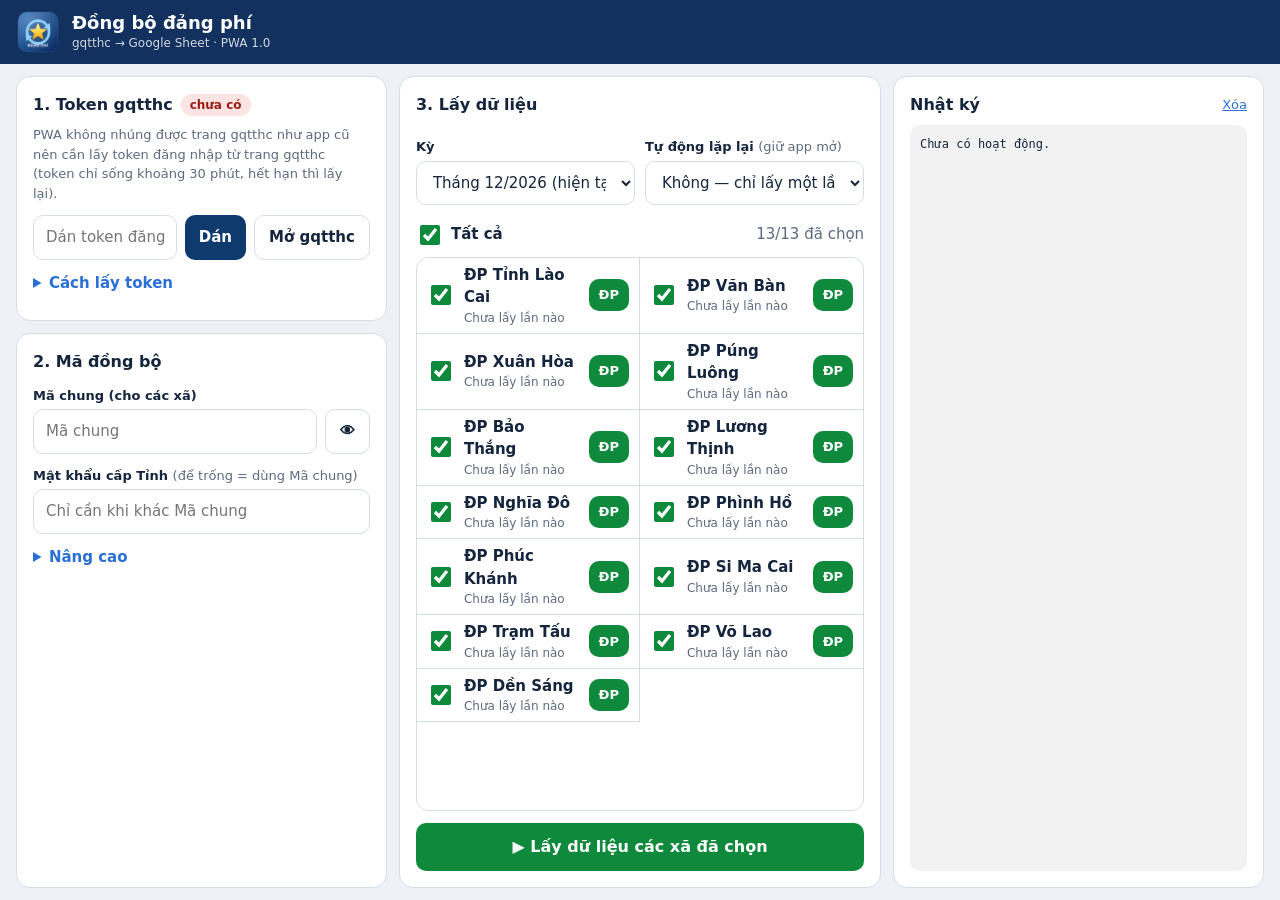
<file: dongbo/index.html>
<!doctype html>
<html lang="vi">
<head>
<meta charset="utf-8">
<meta name="viewport" content="width=device-width,initial-scale=1,viewport-fit=cover">
<title>Đồng bộ đảng phí</title>
<meta name="theme-color" content="#12315f">
<meta name="description" content="Đồng bộ đảng phí gqtthc → Google Sheet — Phòng CĐS-CY, VPTU Lào Cai">
<link rel="manifest" href="manifest.webmanifest">
<link rel="icon" href="icons/icon-192.png">
<link rel="apple-touch-icon" href="icons/apple-touch-icon.png">
<meta name="apple-mobile-web-app-capable" content="yes">
<meta name="mobile-web-app-capable" content="yes">
<meta name="apple-mobile-web-app-title" content="ĐP Đảng phí">
<meta name="apple-mobile-web-app-status-bar-style" content="black-translucent">
<link rel="stylesheet" href="styles.css">
</head>
<body>
<header class="top">
  <img src="icons/icon-192.png" alt="" width="44" height="44">
  <div class="ttl">
    <h1>Đồng bộ đảng phí</h1>
    <p>gqtthc → Google Sheet · <span id="ver">PWA 1.0</span></p>
  </div>
  <button id="btnInstall" class="btn light" hidden>Cài đặt</button>
</header>

<main>
  <div id="iosHint" class="note" hidden>Trên iPhone: bấm nút <b>Chia sẻ</b> của Safari → <b>Thêm vào Màn hình chính</b> để cài app.</div>

  <section class="card c-conn">
    <h2>1. Token gqtthc <span id="tkChip" class="chip"></span></h2>
    <p class="hint">PWA không nhúng được trang gqtthc như app cũ nên cần lấy token đăng nhập từ trang gqtthc (token chỉ sống khoảng 30 phút, hết hạn thì lấy lại).</p>
    <div class="row">
      <input id="token" type="password" autocomplete="off" spellcheck="false" placeholder="Dán token đăng nhập gqtthc">
      <button id="btnPaste" class="btn">Dán</button>
      <button id="btnTokOpen" class="btn ghost" title="Mở trang gqtthc">Mở gqtthc</button>
    </div>
    <details>
      <summary>Cách lấy token</summary>
      <ol class="steps">
        <li><b>Cách nhanh (dấu trang):</b> kéo nút <a id="bmLink" class="bm" href="#" draggable="true">Lấy token gqtthc</a> lên thanh dấu trang (hoặc bấm <button id="btnBmCopy" class="lnk">sao chép mã</button> rồi tự tạo dấu trang, dán mã vào ô địa chỉ). Mở trang gqtthc.dcs.vn đã đăng nhập, bấm dấu trang đó, token sẽ tự chuyển sang trang này.</li>
        <li><b>Cách thủ công:</b> trên máy tính, mở gqtthc.dcs.vn đã đăng nhập → F12 → Application → Local Storage → dòng <code>token</code> → sao chép giá trị → dán vào ô trên.</li>
        <li><b>iPhone:</b> app cài trên Màn hình chính có bộ nhớ riêng, dùng cách sao chép mã rồi bấm <b>Dán</b>.</li>
      </ol>
    </details>
  </section>

  <section class="card c-code">
    <h2>2. Mã đồng bộ</h2>
    <label class="lbl" for="pw">Mã chung (cho các xã)</label>
    <div class="row">
      <input id="pw" type="password" autocomplete="off" placeholder="Mã chung">
      <button id="btnPwShow" class="btn ghost" aria-label="Hiện/ẩn mã">👁</button>
    </div>
    <label class="lbl" for="pwTinh">Mật khẩu cấp Tỉnh <span class="mut">(để trống = dùng Mã chung)</span></label>
    <input id="pwTinh" type="password" autocomplete="off" placeholder="Chỉ cần khi khác Mã chung">
    <details>
      <summary>Nâng cao</summary>
      <label class="lbl" for="proxy">Địa chỉ proxy gqtthc <span class="mut">(chỉ cần khi báo “không cho trang này gọi trực tiếp”)</span></label>
      <input id="proxy" type="url" placeholder="https://ten-worker.ten-ban.workers.dev">
      <label class="lbl" for="only">Chỉ hiện các xã <span class="mut">(mã xã, cách nhau dấu phẩy; để trống = hiện tất cả)</span></label>
      <input id="only" type="text" placeholder="vd: vanban hoặc vanban,xuanhoa">
    </details>
  </section>

  <section class="card c-run">
    <h2>3. Lấy dữ liệu</h2>
    <div class="grid2">
      <div>
        <label class="lbl" for="period">Kỳ</label>
        <select id="period"></select>
      </div>
      <div>
        <label class="lbl" for="auto">Tự động lặp lại <span class="mut">(giữ app mở)</span></label>
        <select id="auto">
          <option value="0">Không — chỉ lấy một lần</option>
          <option value="2">Mỗi 2 phút</option>
          <option value="5">Mỗi 5 phút</option>
          <option value="10">Mỗi 10 phút</option>
          <option value="15">Mỗi 15 phút</option>
          <option value="30">Mỗi 30 phút</option>
        </select>
      </div>
    </div>

    <div class="listhead">
      <label class="chk"><input type="checkbox" id="all"> <span>Tất cả</span></label>
      <span id="selCount" class="mut"></span>
    </div>
    <ul id="xaList" class="xalist"></ul>

    <div class="actions">
      <button id="btnRun" class="btn go">▶ Lấy dữ liệu các xã đã chọn</button>
      <button id="btnStop" class="btn stop" hidden>■ Dừng</button>
    </div>
    <div id="autoBadge" class="badge" hidden></div>
  </section>

  <section class="card c-log">
    <h2>Nhật ký <button id="btnClear" class="lnk right">Xóa</button></h2>
    <pre id="log" class="log" aria-live="polite">Chưa có hoạt động.</pre>
  </section>

  <footer class="c-foot">Phát triển bởi Mr. Dũng · Phòng CĐS-CY, VPTU Lào Cai</footer>
</main>

<div id="bar" class="bar" hidden><span id="barTxt"></span></div>
<div id="toast" class="toast" hidden></div>

<script type="module" src="app.js"></script>
</body>
</html>
</file>
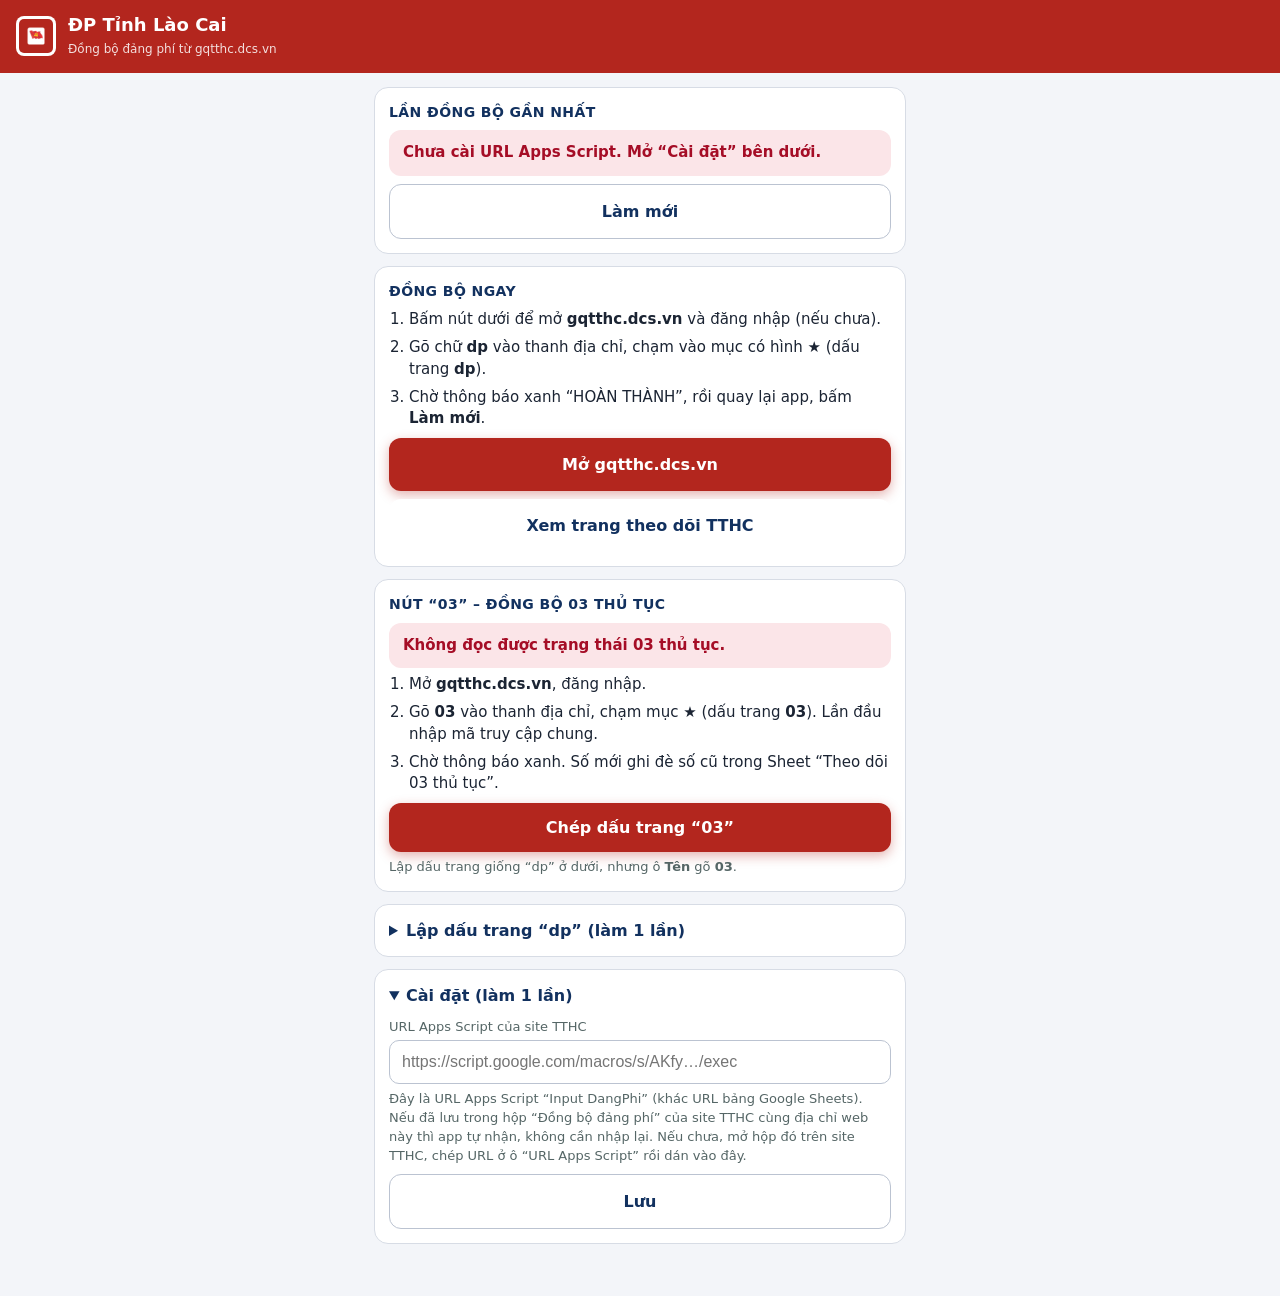
<file: dp/index.html>
<!doctype html>
<html lang="vi">
<head>
<meta charset="utf-8">
<meta name="viewport" content="width=device-width,initial-scale=1,viewport-fit=cover">
<title>ĐP Tỉnh Lào Cai</title>
<meta name="theme-color" content="#b3261e">
<link rel="manifest" href="manifest.webmanifest">
<link rel="icon" href="icon-192.png">
<link rel="apple-touch-icon" href="icon-192.png">
<style>
:root{--red:#b3261e;--navy:#12315f;--ok:#0f8a3c;--bad:#a50d26;--bg:#f3f5f9;--line:#d7dce5}
*{box-sizing:border-box}
body{margin:0;background:var(--bg);color:#1b2433;font:16px/1.45 system-ui,-apple-system,"Segoe UI",Roboto,sans-serif;padding-bottom:env(safe-area-inset-bottom)}
header{background:var(--red);color:#fff;padding:calc(14px + env(safe-area-inset-top)) 16px 14px;display:flex;align-items:center;gap:12px}
header img{width:40px;height:40px;border-radius:8px;background:#fff;padding:3px}
header h1{font-size:18px;margin:0;line-height:1.2}
header small{opacity:.85;font-size:12px}
main{padding:14px 14px 40px;max-width:560px;margin:0 auto}
.card{background:#fff;border:1px solid var(--line);border-radius:14px;padding:14px;margin-bottom:12px}
.card h2{font-size:14px;margin:0 0 8px;color:var(--navy);text-transform:uppercase;letter-spacing:.03em}
label{display:block;font-size:13px;color:#566;margin:10px 0 4px}
input{width:100%;padding:12px;border:1px solid #bbc3d1;border-radius:10px;font-size:16px;background:#fff;color:inherit}
button,a.btn{display:block;width:100%;text-align:center;text-decoration:none;font:inherit;font-weight:700;border:0;border-radius:12px;padding:15px 14px;cursor:pointer;margin-top:8px}
.go{background:var(--red);color:#fff;font-size:18px;box-shadow:0 4px 12px rgba(179,38,30,.35)}
.sec{background:#fff;color:var(--navy);border:1px solid #bbc3d1;font-weight:600}
.stat{border-radius:12px;padding:12px 14px;background:var(--bg);font-weight:600;font-size:15px;white-space:pre-line}
.stat.ok{background:#e4f5ea;color:#0b5d29}.stat.bad{background:#fbe5e8;color:var(--bad)}
ol{padding-left:20px;margin:6px 0}
li{margin:6px 0;font-size:15px}
.hint{font-size:13px;color:#566;margin:6px 0 0}
details summary{cursor:pointer;font-weight:700;color:var(--navy)}
</style>
</head>
<body>
<header>
  <img src="icon-192.png" alt="">
  <div><h1>ĐP Tỉnh Lào Cai</h1><small>Đồng bộ đảng phí từ gqtthc.dcs.vn</small></div>
</header>
<main>
  <div class="card">
    <h2>Lần đồng bộ gần nhất</h2>
    <div id="stat" class="stat">Đang kiểm tra…</div>
    <button class="sec" id="refresh" type="button">Làm mới</button>
  </div>

  <div class="card">
    <h2>Đồng bộ ngay</h2>
    <ol>
      <li>Bấm nút dưới để mở <b>gqtthc.dcs.vn</b> và đăng nhập (nếu chưa).</li>
      <li>Gõ chữ <b>dp</b> vào thanh địa chỉ, chạm vào mục có hình ★ (dấu trang <b>dp</b>).</li>
      <li>Chờ thông báo xanh “HOÀN THÀNH”, rồi quay lại app, bấm <b>Làm mới</b>.</li>
    </ol>
    <a class="btn go" href="https://gqtthc.dcs.vn/" target="_blank" rel="noopener">Mở gqtthc.dcs.vn</a>
    <a class="btn sec" href="../index.html" id="site">Xem trang theo dõi TTHC</a>
  </div>

  <div class="card">
    <h2>Nút “03” – đồng bộ 03 thủ tục</h2>
    <div id="stat03" class="stat">Đang kiểm tra…</div>
    <ol>
      <li>Mở <b>gqtthc.dcs.vn</b>, đăng nhập.</li>
      <li>Gõ <b>03</b> vào thanh địa chỉ, chạm mục ★ (dấu trang <b>03</b>). Lần đầu nhập mã truy cập chung.</li>
      <li>Chờ thông báo xanh. Số mới ghi đè số cũ trong Sheet “Theo dõi 03 thủ tục”.</li>
    </ol>
    <button class="go" id="bm03" type="button" style="font-size:16px;padding:13px">Chép dấu trang “03”</button>
    <p class="hint">Lập dấu trang giống “dp” ở dưới, nhưng ô <b>Tên</b> gõ <b>03</b>.</p>
  </div>

  <div class="card">
    <details id="bmhelp">
      <summary>Lập dấu trang “dp” (làm 1 lần)</summary>
      <ol>
        <li>Bấm <b>Chép dấu trang ngắn</b> bên dưới.</li>
        <li>Trên Chrome: menu ⋮ → ☆ <b>Lưu dấu trang</b> (trang nào cũng được). Rồi menu ⋮ → <b>Dấu trang</b> → giữ ngón tay vào mục vừa lưu → <b>Chỉnh sửa</b>.</li>
        <li>Ô <b>Tên</b>: gõ <b>dp</b>. Ô <b>URL</b>: giữ ngón tay, <b>Dán</b>. Bấm Lưu.</li>
      </ol>
      <button class="go" id="bmShort" type="button" style="font-size:16px;padding:13px">Chép dấu trang ngắn</button>
      <p class="hint">Nếu khi chạy trên gqtthc báo “gqtthc chặn tải mã ngoài”, dùng bản đầy đủ (dài hơn, làm tương tự, đè lên dấu trang <b>dp</b> cũ):</p>
      <button class="sec" id="bmFull" type="button">Chép dấu trang đầy đủ</button>
      <div id="bmMsg" class="hint"></div>
    </details>
  </div>

  <div class="card">
    <details id="cfg">
      <summary>Cài đặt (làm 1 lần)</summary>
      <label for="api">URL Apps Script của site TTHC</label>
      <input id="api" placeholder="https://script.google.com/macros/s/AKfy…/exec" inputmode="url" autocomplete="off">
      <p class="hint">Đây là URL Apps Script “Input DangPhi” (khác URL bảng Google Sheets). Nếu đã lưu trong hộp “Đồng bộ đảng phí” của site TTHC cùng địa chỉ web này thì app tự nhận, không cần nhập lại. Nếu chưa, mở hộp đó trên site TTHC, chép URL ở ô “URL Apps Script” rồi dán vào đây.</p>
      <button class="sec" id="save" type="button">Lưu</button>
    </details>
  </div>
</main>

<script>
(function () {
  'use strict';
  var $ = function (id) { return document.getElementById(id); };
  var K = 'dp.api';
  /* Ưu tiên URL đã lưu sẵn trên site TTHC (cùng địa chỉ web nên dùng chung bộ nhớ), sau đó mới tới URL nhập trong app */
  var get = function () { try { return localStorage.getItem('dangphi.api') || localStorage.getItem(K) || ''; } catch (e) { return ''; } };
  var set = function (v) { try { localStorage.setItem(K, v); } catch (e) {} };
  function normApi(v) {
    v = (v || '').trim();
    if (/^AKfy[\w-]{20,}$/.test(v)) return 'https://script.google.com/macros/s/' + v + '/exec';
    var m = v.match(/https:\/\/script\.google\.com\/macros\/s\/[\w-]+\/exec/);
    return m ? m[0] : '';
  }
  function show(t, k) { var s = $('stat'); s.textContent = t; s.className = 'stat' + (k ? ' ' + k : ''); }

  function check() {
    var API = get();
    if (!API) { $('cfg').open = true; show('Chưa cài URL Apps Script. Mở “Cài đặt” bên dưới.', 'bad'); return; }
    show('Đang kiểm tra…');
    var cb = '__dp' + Date.now(), s = document.createElement('script');
    var t = setTimeout(function () { delete window[cb]; s.remove(); show('Không đọc được trạng thái (mạng chậm hoặc URL sai). Bấm Làm mới để thử lại.', 'bad'); }, 20000);
    window[cb] = function (v) {
      clearTimeout(t); delete window[cb]; s.remove();
      var l = v && v.last;
      if (l) show('✅ ' + (l.rowCount || '?') + ' đơn vị' + (l.tab ? ' · tab ' + l.tab : '') + '\nLúc ' + (l.updatedAtText || '—'), 'ok');
      else show('Chưa có lần đồng bộ nào.');
    };
    s.onerror = function () { clearTimeout(t); delete window[cb]; show('Không đọc được trạng thái. Kiểm tra URL Apps Script.', 'bad'); };
    s.src = API + '?action=status&callback=' + cb + '&_=' + Date.now();
    document.head.appendChild(s);
  }

  $('api').value = get();
  if (get() && !localStorage.getItem('dp.api')) { try { set(get()); } catch (e) {} }
  $('save').onclick = function () {
    var a = normApi($('api').value);
    if (!a) { show('Link Apps Script chưa đúng.', 'bad'); return; }
    set(a); $('api').value = a; $('cfg').open = false; check();
  };
  $('refresh').onclick = check;
  var SHORT = "javascript:(function(){var s=document.createElement('script');s.src='https://laocai-tthc.pages.dev/dp/run.js?'+Date.now();s.onerror=function(){alert('gqtthc chặn tải mã ngoài')};document.head.appendChild(s)})()";
  function copyText(t, ok) {
    var m = $('bmMsg');
    (navigator.clipboard ? navigator.clipboard.writeText(t) : Promise.reject()).then(function () { m.textContent = ok; }, function () {
      var ta = document.createElement('textarea'); ta.value = t; document.body.appendChild(ta); ta.select();
      try { document.execCommand('copy'); m.textContent = ok; } catch (e) { m.textContent = 'Không chép được. Thử lại hoặc cho phép bộ nhớ tạm.'; }
      ta.remove();
    });
  }
  $('bmShort').onclick = function () { copyText(SHORT, '✅ Đã chép dấu trang ngắn. Dán vào ô URL của dấu trang “dp”.'); };
  $('bmFull').onclick = function () {
    fetch('run.js?' + Date.now()).then(function (r) { return r.text(); }).then(function (c) {
      c = c.replace(/\r?\n/g, ' ');
      copyText('javascript:' + encodeURIComponent(c), '✅ Đã chép dấu trang đầy đủ (' + Math.round(c.length / 1024) + ' KB). Dán vào ô URL của dấu trang “dp”.');
    }, function () { $('bmMsg').textContent = 'Không tải được mã. Kiểm tra mạng.'; });
  };

  var API03 = 'https://script.google.com/macros/s/AKfycbym3FHqtE20kg8F3SCuc6LizXSwGhSFT-KBY90c58BuOuRigFbOdyruPkTx4uBscZ-ibw/exec';
  $('bm03').onclick = function () { copyText("javascript:(function(){var s=document.createElement('script');s.src='https://laocai-tthc.pages.dev/dp/run03.js?'+Date.now();s.onerror=function(){alert('gqtthc chặn tải mã ngoài')};document.head.appendChild(s)})()", '✅ Đã chép dấu trang “03”. Dán vào ô URL của dấu trang tên 03.'); };
  (function () {
    var cb = '__dp03s' + Date.now(), s = document.createElement('script'), e = $('stat03');
    var t = setTimeout(function () { delete window[cb]; s.remove(); e.textContent = 'Không đọc được trạng thái 03 thủ tục.'; e.className = 'stat bad'; }, 20000);
    window[cb] = function (v) { clearTimeout(t); delete window[cb]; s.remove(); var l = v && v.last03; if (l && l.ok !== false) { e.textContent = '✅ Lần gần nhất: ' + (l.at || '—'); e.className = 'stat ok'; } else if (l) { e.textContent = '✕ Lần gần nhất lỗi: ' + l.error; e.className = 'stat bad'; } else { e.textContent = 'Chưa có lần đồng bộ nào.'; } };
    s.onerror = function () { clearTimeout(t); e.textContent = 'Không đọc được trạng thái 03 thủ tục.'; e.className = 'stat bad'; };
    s.src = API03 + '?action=tthc03_status&callback=' + cb + '&_=' + Date.now(); document.head.appendChild(s);
  })();

  check();
  if ('serviceWorker' in navigator) navigator.serviceWorker.register('sw.js').catch(function () {});
})();
</script>
</body>
</html>
</file>
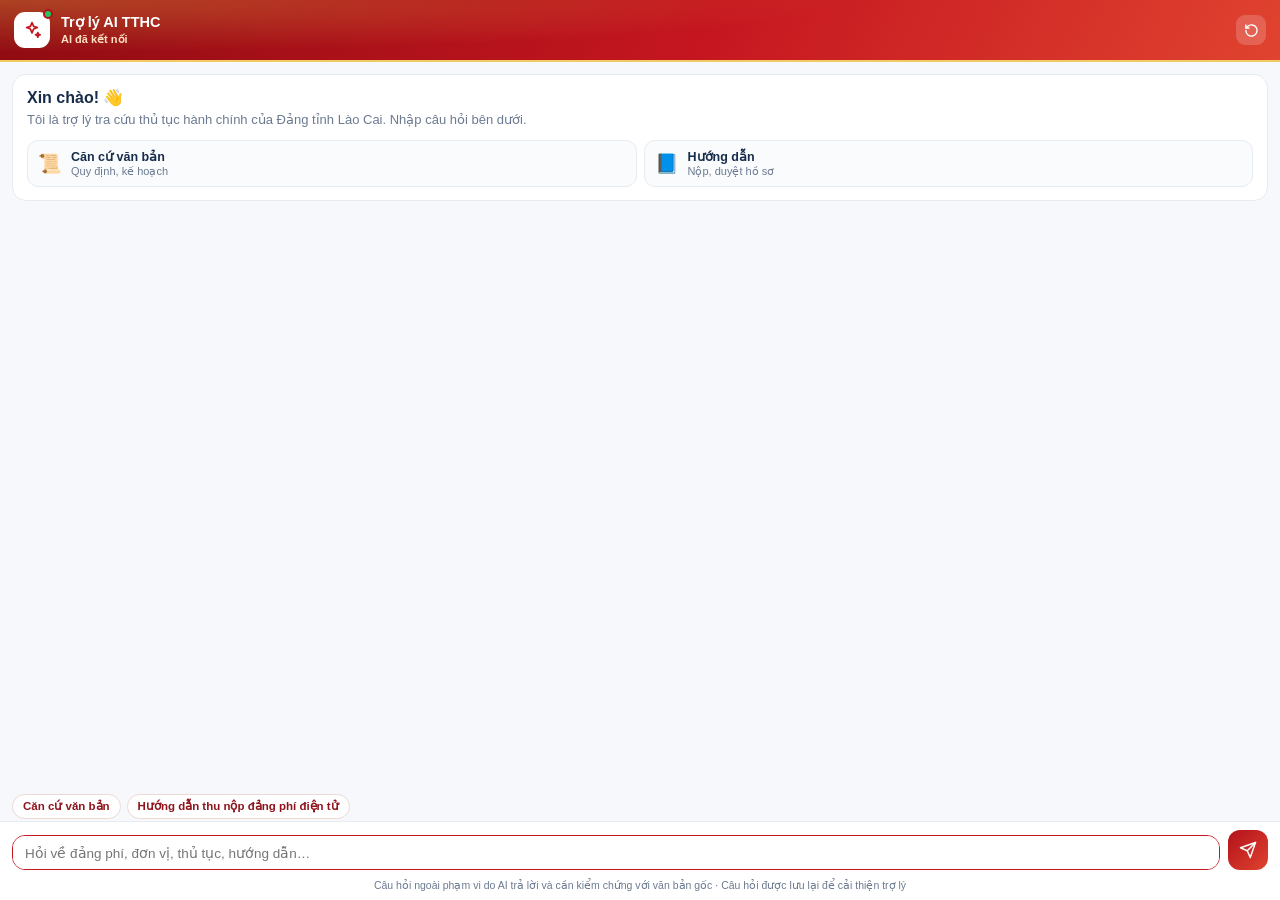
<file: ai.html>
<!doctype html>
<html lang="vi">
<head>
<meta charset="utf-8">
<meta name="viewport" content="width=device-width,initial-scale=1">
<meta name="robots" content="noindex">
<title>Trợ lý AI TTHC</title>
<style>
:root{--ink:#172c4a;--mut:#6b7a90;--line:#e7ebf2;--red:#b3111b;--bg:#f7f8fb}
*{box-sizing:border-box}
html,body{height:100%;margin:0}
body{font-family:"Segoe UI",Arial,sans-serif;color:var(--ink);background:var(--bg);overflow:hidden}
.app{display:flex;flex-direction:column;height:100%}
header{flex:none;display:flex;align-items:center;gap:11px;padding:12px 14px;color:#fff;background:radial-gradient(120% 160% at 0% 0%,rgba(242,194,75,.30),transparent 55%),linear-gradient(115deg,#8f0b12 0%,#c51620 55%,#e0432f 100%);border-bottom:2px solid #f2ca63}
.av{position:relative;flex:none;width:36px;height:36px;border-radius:11px;display:grid;place-items:center;background:#fff;color:#c51620}
.av svg{width:20px;height:20px}
.av i{position:absolute;right:-3px;top:-3px;width:10px;height:10px;border-radius:50%;background:#22c55e;border:2px solid #b3111b}
.ttl{flex:1;min-width:0;line-height:1.2;padding-right:34px}
.ttl b{display:block;font-size:14.5px;font-weight:800}
.ttl small{display:block;margin-top:2px;font-size:11px;font-weight:600;color:#ffe1c4;white-space:nowrap;overflow:hidden;text-overflow:ellipsis}
.hb{flex:none;width:30px;height:30px;border:0;border-radius:9px;background:rgba(255,255,255,.18);color:#fff;display:grid;place-items:center;cursor:pointer}
.hb:hover{background:rgba(255,255,255,.3)}
.hb svg{width:15px;height:15px}
#log{flex:1;overflow-y:auto;padding:12px 12px 4px;scroll-behavior:smooth}
.welcome{background:#fff;border:1px solid var(--line);border-radius:14px;padding:13px 14px}
.welcome h3{margin:0 0 4px;font-size:16px}
.welcome p{margin:0 0 10px;font-size:13px;color:var(--mut);line-height:1.45}
.cats{display:grid;grid-template-columns:1fr 1fr;gap:7px}
.cat{display:flex;gap:9px;align-items:center;text-align:left;border:1px solid var(--line);background:#fafbfd;border-radius:11px;padding:8px 10px;cursor:pointer;font:inherit;color:inherit}
.cat:hover{border-color:#e3a39c;background:#fff6f4}
.cat>span{font-size:19px;flex:none}
.cat b{display:block;font-size:12.5px}.cat small{display:block;margin-top:1px;font-size:11px;color:var(--mut)}
.row{display:flex;margin:9px 0;gap:8px}
.row.user{justify-content:flex-end}
.bub{max-width:88%;padding:9px 12px;border-radius:14px;font-size:13.5px;line-height:1.5;word-wrap:break-word;overflow-wrap:anywhere}
.row.user .bub{background:linear-gradient(135deg,#b3111b,#d6362a);color:#fff;border-bottom-right-radius:4px}
.row.bot .bub{background:#fff;border:1px solid var(--line);border-bottom-left-radius:4px}
.bub p{margin:0 0 7px}.bub p:last-child{margin-bottom:0}
.bub ul,.bub ol{margin:4px 0 7px;padding-left:20px}
.bub h4{margin:8px 0 4px;font-size:13.5px}
.tag{display:inline-block;margin-bottom:6px;padding:2px 8px;border-radius:10px;background:#efeafd;color:#5b3fc4;font-size:11px;font-weight:700}
.cite{display:inline-block;vertical-align:super;font-size:10px;font-weight:800;color:#b3111b;background:#fdeceb;border-radius:6px;padding:0 4px;margin:0 1px;cursor:pointer}
.tools{display:flex;gap:6px;flex-wrap:wrap;margin-top:6px}
.tb{border:1px solid var(--line);background:#fff;border-radius:9px;padding:3px 8px;font:600 11px "Segoe UI",Arial;color:var(--mut);cursor:pointer}
.tb:hover{border-color:#e3a39c;color:#8f141c}
.src{display:none;margin-top:6px;padding:8px 10px;border-radius:10px;background:#f3f5fa;font-size:12px}
.src.show{display:block}.src ol{margin:4px 0 0;padding-left:18px}.src li{margin:3px 0}.src li.hl{background:#fff3c4}
.src a{color:#1a56c4}.src small{display:block;color:var(--mut)}
.typing{display:flex;gap:4px;align-items:center;padding:3px 0}
.typing i{width:7px;height:7px;border-radius:50%;background:#c9a09b;animation:b 1s infinite}
.typing i:nth-child(2){animation-delay:.15s}.typing i:nth-child(3){animation-delay:.3s}
@keyframes b{0%,60%,100%{transform:translateY(0);opacity:.5}30%{transform:translateY(-4px);opacity:1}}
.tymsg{margin-left:8px;font-size:12px;color:var(--mut)}
#sug{flex:none;display:flex;flex-wrap:wrap;gap:6px;max-height:100px;overflow-y:auto;padding:6px 12px 2px}
#sug button{border:1px solid #ecd9d5;background:#fff;color:#8f141c;border-radius:16px;padding:4px 10px;font:600 11.5px "Segoe UI",Arial;cursor:pointer;text-align:left;line-height:1.25}
#sug button:hover{background:#fff1ee;border-color:#e3a39c}
form{flex:none;display:flex;gap:8px;align-items:flex-end;padding:8px 12px;border-top:1px solid var(--line);background:#fff}
textarea{flex:1;resize:none;border:1.5px solid #e1c9c6;border-radius:13px;padding:9px 12px;font:13.5px "Segoe UI",Arial;color:var(--ink);outline:none;max-height:110px}
textarea:focus{border-color:#c51620}
.send{flex:none;width:40px;height:40px;border:0;border-radius:12px;background:linear-gradient(135deg,#b3111b,#e0432f);color:#fff;display:grid;place-items:center;cursor:pointer}
.send:disabled{opacity:.5;cursor:default}.send svg{width:18px;height:18px}
.note{flex:none;padding:0 12px 8px;background:#fff;font-size:10.5px;color:var(--mut);text-align:center;line-height:1.35}
@media(max-width:420px){.cats{grid-template-columns:1fr}}
</style>
</head>
<body>
<div class="app">
 <header>
  <span class="av"><svg viewBox="0 0 24 24" fill="none" stroke="currentColor" stroke-width="2" stroke-linecap="round" stroke-linejoin="round"><path d="M12 3l1.9 4.6L18.5 9l-4.6 1.9L12 15.5l-1.9-4.6L5.5 9l4.6-1.4z"/><path d="M19 15l.8 2 2 .8-2 .8-.8 2-.8-2-2-.8 2-.8z"/></svg><i></i></span>
  <div class="ttl"><b>Trợ lý AI TTHC</b><small id="sub">AI đã kết nối</small></div>
  <button class="hb" id="clear" type="button" title="Cuộc hội thoại mới" aria-label="Cuộc hội thoại mới"><svg viewBox="0 0 24 24" fill="none" stroke="currentColor" stroke-width="2.2" stroke-linecap="round"><path d="M3 12a9 9 0 1 0 3-6.7L3 8"/><path d="M3 3v5h5"/></svg></button>
 </header>
 <div id="log" aria-live="polite"></div>
 <div id="sug"></div>
 <form id="f" autocomplete="off">
  <textarea id="inp" rows="1" placeholder="Hỏi về đảng phí, đơn vị, thủ tục, hướng dẫn…" aria-label="Câu hỏi"></textarea>
  <button class="send" id="send" type="submit" aria-label="Gửi"><svg viewBox="0 0 24 24" fill="none" stroke="currentColor" stroke-width="2" stroke-linecap="round" stroke-linejoin="round"><path d="M22 2 11 13"/><path d="M22 2 15 22l-4-9-9-4z"/></svg></button>
 </form>
 <div class="note">Câu hỏi ngoài phạm vi do AI trả lời và cần kiểm chứng với văn bản gốc · Câu hỏi được lưu lại để cải thiện trợ lý</div>
</div>
<script>
(()=>{
 /* Trang chat nhẹ của Trợ lý AI TTHC, dùng trong cửa sổ bật ra của các site xã (không tải trang TTHC). */
 const AI_ENDPOINT='https://script.google.com/macros/s/AKfycbyBj6mFHz40EysbN9UG7wgMoBzPT8lRLOxG2d387biH2CANqKyxeKcPWmxyyxhH3jWT/exec';
 const aiUrl=()=>{try{return localStorage.getItem('aic.endpoint')||AI_ENDPOINT}catch(e){return AI_ENDPOINT}};
 const $=s=>document.querySelector(s),log=$('#log'),inp=$('#inp'),sug=$('#sug'),sendBtn=$('#send');
 const E=s=>String(s??'').replace(/[&<>"']/g,c=>({'&':'&amp;','<':'&lt;','>':'&gt;','"':'&quot;',"'":'&#39;'}[c]));
 const nowT=()=>new Intl.DateTimeFormat('vi-VN',{hour:'2-digit',minute:'2-digit'}).format(new Date());
 const inFrame=(()=>{try{return window.parent!==window}catch(e){return false}})();
 let SITE=null,siteWait=null,aiHist=[],hist=[],busy=false;
 const short=()=>SITE?SITE.name.replace(/^Đảng bộ\s+/i,'').trim():'';
 const SID=()=>{try{let v=localStorage.getItem('aic.sid');if(!v){v=Math.random().toString(36).slice(2,10)+Date.now().toString(36);localStorage.setItem('aic.sid',v)}return v}catch(e){return ''}};

 function md(t){let h=E(t).replace(/\*\*(.+?)\*\*/g,'<b>$1</b>').replace(/(^|[^*])\*(?!\s)(.+?)\*(?!\*)/g,'$1<i>$2</i>');
  const out=[];let list=null;
  for(const raw of h.split(/\n/)){const l=raw.trim();let m;
   if((m=l.match(/^[-*•]\s+(.*)/))){if(list!=='ul'){if(list)out.push('</'+list+'>');out.push('<ul>');list='ul'}out.push('<li>'+m[1]+'</li>');continue}
   if((m=l.match(/^\d+[.)]\s+(.*)/))){if(list!=='ol'){if(list)out.push('</'+list+'>');out.push('<ol>');list='ol'}out.push('<li>'+m[1]+'</li>');continue}
   if(list){out.push('</'+list+'>');list=null}
   if((m=l.match(/^#{1,4}\s+(.*)/))){out.push('<h4>'+m[1]+'</h4>');continue}
   if(l)out.push('<p>'+l+'</p>')}
  if(list)out.push('</'+list+'>');return out.join('')}

 /* ===== Nhận tên xã + số liệu từ site xã ===== */
 const askSite=()=>{try{window.parent.postMessage({type:'aic-need-ctx'},'*')}catch(e){}};
 const freshSite=()=>inFrame?new Promise(res=>{const t=setTimeout(()=>{siteWait=null;res()},700);siteWait=()=>{clearTimeout(t);res()};askSite()}):Promise.resolve();
 window.addEventListener('message',e=>{
  if(!inFrame||e.source!==window.parent)return;const d=e.data;
  if(!d||d.type!=='aic-site-ctx'||typeof d.ctx!=='string')return;
  const first=!SITE;SITE={name:String(d.name||'').slice(0,80),ctx:d.ctx.slice(0,9000)};
  if(siteWait){siteWait();siteWait=null}
  $('#sub').textContent=SITE.name?'Số liệu '+SITE.name+' · AI đã kết nối':'AI đã kết nối';
  if(first&&log.children.length===1&&log.querySelector('.welcome')&&!restore())welcome();
  renderSug()});
 if(inFrame){try{window.parent.postMessage({type:'aic-ready'},'*')}catch(e){}let n=0;const iv=setInterval(()=>{if(SITE||++n>8){clearInterval(iv);return}askSite()},1500)}
 function siteBlock(){if(!SITE)return '';
  return '=== SỐ LIỆU SITE XÃ (ưu tiên) ===\nNgười hỏi đang dùng site "'+SITE.name+'". Khi họ nói "xã này", "đơn vị tôi", "chúng tôi", "ở đây" hoặc nêu tên '+short()+', hãy trả lời bằng số liệu dưới đây. Đây là số liệu đảng phí thật của site xã, chỉ nêu những gì có trong bảng, không bịa thêm. Trang này không có số liệu toàn tỉnh: nếu được hỏi số liệu của đơn vị khác hoặc toàn tỉnh, hãy nói rõ là chưa có và gợi ý xem site TTHC.\n'+(SITE.ctx||'(Chưa tải được số liệu đảng phí của xã; hãy nói rõ là chưa có số liệu, đừng đoán.)')+'\n=== HẾT SỐ LIỆU SITE XÃ ===\n'}

 /* ===== Nhớ hội thoại trên máy (30 ngày) ===== */
 const key=()=>'aic.lite.'+(SITE&&SITE.name?SITE.name:(inFrame?'embed':'main'));
 function clean(h){try{const d=new DOMParser().parseFromString('<div>'+h+'</div>','text/html');d.querySelectorAll('script,iframe,object,embed,style,link,form').forEach(n=>n.remove());d.querySelectorAll('*').forEach(n=>{[...n.attributes].forEach(a=>{if(/^on/i.test(a.name)||(/^(href|src)$/i.test(a.name)&&/^\s*(javascript|data):/i.test(a.value)))n.removeAttribute(a.name)})});return d.body.firstChild.innerHTML}catch(e){return ''}}
 function save(){try{if(!log.querySelector('.row'))return;const c=log.cloneNode(true);c.querySelectorAll('#typing').forEach(n=>n.remove());const rows=[...c.querySelectorAll('.row')];while(c.innerHTML.length>180000&&rows.length>2)rows.shift().remove();localStorage.setItem(key(),JSON.stringify({t:Date.now(),h:c.innerHTML,hist:hist.slice(0,20),ai:aiHist.slice(-6)}))}catch(e){}}
 function restore(){try{const j=JSON.parse(localStorage.getItem(key())||'null');if(!j||!j.h||Date.now()-j.t>30*864e5)return false;const h=clean(j.h);if(!h)return false;log.innerHTML=h;hist=Array.isArray(j.hist)?j.hist:[];aiHist=Array.isArray(j.ai)?j.ai:[];log.scrollTop=log.scrollHeight;return true}catch(e){return false}}
 const forget=()=>{try{localStorage.removeItem(key())}catch(e){}};

 /* ===== Giao diện ===== */
 function welcome(){
  const cats=(SITE?[['🏘️','Đảng phí '+short(),'Đã nộp, còn phải thu','Xã này đã nộp đảng phí bao nhiêu và còn phải thu bao nhiêu?'],['⚠️','Đơn vị cần đôn đốc','Chưa nộp nhiều nhất','Đơn vị nào trong xã chưa nộp nhiều nhất?'],['🏆','Xếp hạng','Dẫn đầu trong xã','Chi bộ nào nộp đảng phí tốt nhất trong xã?'],['📋','Hồ sơ cần xử lý','Chưa duyệt, chưa có hồ sơ','Xã này có bao nhiêu hồ sơ chưa duyệt và chưa có hồ sơ?']]:[])
   .concat([['📜','Căn cứ văn bản','Quy định, kế hoạch','Căn cứ văn bản triển khai thu nộp đảng phí điện tử gồm những gì?'],['📘','Hướng dẫn','Nộp, duyệt hồ sơ','Hướng dẫn quy trình thu nộp đảng phí trên môi trường điện tử']]);
  log.innerHTML='<div class="welcome"><h3>Xin chào! 👋</h3><p>'+(SITE?'Tôi đang xem số liệu của <b>'+E(SITE.name)+'</b>. Bạn có thể hỏi về xã này, về thủ tục hành chính và văn bản của Đảng.':'Tôi là trợ lý tra cứu thủ tục hành chính của Đảng tỉnh Lào Cai. Nhập câu hỏi bên dưới.')+'</p><div class="cats">'+cats.map(c=>'<button type="button" class="cat" data-ask="'+E(c[3])+'"><span>'+c[0]+'</span><div><b>'+E(c[1])+'</b><small>'+E(c[2])+'</small></div></button>').join('')+'</div></div>'}
 function renderSug(){const q=SITE?['Xã này đã nộp bao nhiêu?','Chi bộ nào chưa nộp?','Cách tính tỷ lệ đảng viên đã nộp','Căn cứ văn bản']:['Căn cứ văn bản','Hướng dẫn thu nộp đảng phí điện tử'];sug.innerHTML=q.map(t=>'<button type="button" data-ask="'+E(t)+'">'+E(t)+'</button>').join('')}
 const addUser=t=>log.insertAdjacentHTML('beforeend','<div class="row user"><div class="bub">'+E(t)+'</div></div>');
 function addBot(html,srcs){const id='s'+Date.now()+Math.random().toString(36).slice(2,5),n=(srcs||[]).length;
  log.insertAdjacentHTML('beforeend','<div class="row bot"><div style="max-width:92%"><div class="bub">'+html+'</div><div class="tools">'+(n?'<button type="button" class="tb" data-src="'+id+'">📎 Nguồn ('+n+')</button>':'')+'<button type="button" class="tb" data-copy>⧉ Sao chép</button><span style="font-size:10.5px;color:var(--mut);align-self:center">'+nowT()+'</span></div>'+(n?'<div class="src" id="'+id+'"><b>Nguồn thông tin</b><ol>'+srcs.map(s=>'<li class="doc">📄 <a href="'+E(s.url)+'" target="_blank" rel="noopener noreferrer">'+E(s.title)+' ↗</a>'+(s.snippet?'<small>“'+E(String(s.snippet).replace(/[.…\s]+$/,''))+'…”</small>':'')+'</li>').join('')+'</ol></div>':'')+'</div></div>');
  log.scrollTop=log.scrollHeight}

 async function ask(t){t=String(t||'').trim();if(!t||busy)return;busy=true;sendBtn.disabled=true;
  addUser(t);hist.unshift(t);inp.value='';fit();
  log.insertAdjacentHTML('beforeend','<div class="row bot" id="typing"><div class="bub"><span class="typing"><i></i><i></i><i></i><span class="tymsg" id="tymsg"></span></span></div></div>');log.scrollTop=log.scrollHeight;
  const steps=[[1500,'Đang tra cứu thư viện văn bản…'],[7000,'AI đang soạn câu trả lời…'],[20000,'Câu hỏi cần thêm thời gian, vui lòng chờ…'],[45000,'Máy chủ AI đang bận, đang thử lại…']].map(([ms,m])=>setTimeout(()=>{const x=$('#tymsg');if(x)x.textContent=m},ms));
  const ctrl=new AbortController(),tm=setTimeout(()=>ctrl.abort(),100000);
  try{await freshSite();
   const res=await fetch(aiUrl(),{method:'POST',body:JSON.stringify({q:t,ctx:siteBlock(),hist:aiHist.slice(-3),site:SITE?SITE.name:'',sid:SID()}),signal:ctrl.signal});
   const j=await res.json();if(!j.ok)throw new Error(j.error||'Máy chủ AI báo lỗi.');
   aiHist.push({q:t,a:String(j.text).slice(0,800)});
   const docs=(j.sources||[]).filter(s=>s.kind==='doc');
   $('#typing')?.remove();
   addBot('<div class="tag">✨ Trả lời bởi AI ('+E(j.provider||'AI')+')'+(docs.length?' · dựa trên '+docs.length+' trích đoạn văn bản':'')+'</div>'+md(j.text).replace(/\[(\d{1,2})\]/g,'<sup class="cite" data-cite="$1" title="Xem nguồn [$1]">$1</sup>'),(j.sources||[]).filter(s=>s.url))}
  catch(e){$('#typing')?.remove();addBot('<p>⚠️ Chưa kết nối được trợ lý AI: '+E((e.name==='AbortError'?'máy chủ AI phản hồi quá lâu (trên 100 giây), vui lòng hỏi lại':e.message==='Failed to fetch'?'không gọi được máy chủ AI, hãy kiểm tra mạng':e.message).replace(/\.$/,''))+'.</p>')}
  finally{clearTimeout(tm);steps.forEach(clearTimeout);save();busy=false;sendBtn.disabled=false;inp.focus()}}

 const fit=()=>{inp.style.height='auto';inp.style.height=Math.min(110,inp.scrollHeight)+'px'};
 inp.addEventListener('input',fit);
 inp.addEventListener('keydown',e=>{if(e.key==='Enter'&&!e.shiftKey){e.preventDefault();ask(inp.value)}else if(e.key==='ArrowUp'&&!inp.value&&hist.length){e.preventDefault();inp.value=hist[0]}});
 $('#f').addEventListener('submit',e=>{e.preventDefault();ask(inp.value)});
 $('#clear').addEventListener('click',()=>{welcome();hist=[];aiHist=[];forget()});
 document.addEventListener('click',e=>{
  const a=e.target.closest('[data-ask]');if(a){ask(a.dataset.ask);return}
  const ct=e.target.closest('[data-cite]');if(ct){const msg=ct.closest('.row'),btn=msg&&msg.querySelector('[data-src]'),box=btn&&document.getElementById(btn.dataset.src);if(box){box.classList.add('show');const li=box.querySelectorAll('li.doc')[+ct.dataset.cite-1];(li||box).scrollIntoView({block:'nearest',behavior:'smooth'});if(li){li.classList.add('hl');setTimeout(()=>li.classList.remove('hl'),1600)}}return}
  const s=e.target.closest('[data-src]');if(s){const box=document.getElementById(s.dataset.src);if(box)box.classList.toggle('show');return}
  const c=e.target.closest('[data-copy]');if(c){const t=c.closest('.row').querySelector('.bub').innerText;navigator.clipboard&&navigator.clipboard.writeText(t).then(()=>{c.textContent='✓ Đã chép';setTimeout(()=>c.textContent='⧉ Sao chép',1500)}).catch(()=>{});return}
 });
 if(!restore())welcome();renderSug();inp.focus();
})();
</script>
</body>
</html>
</file>
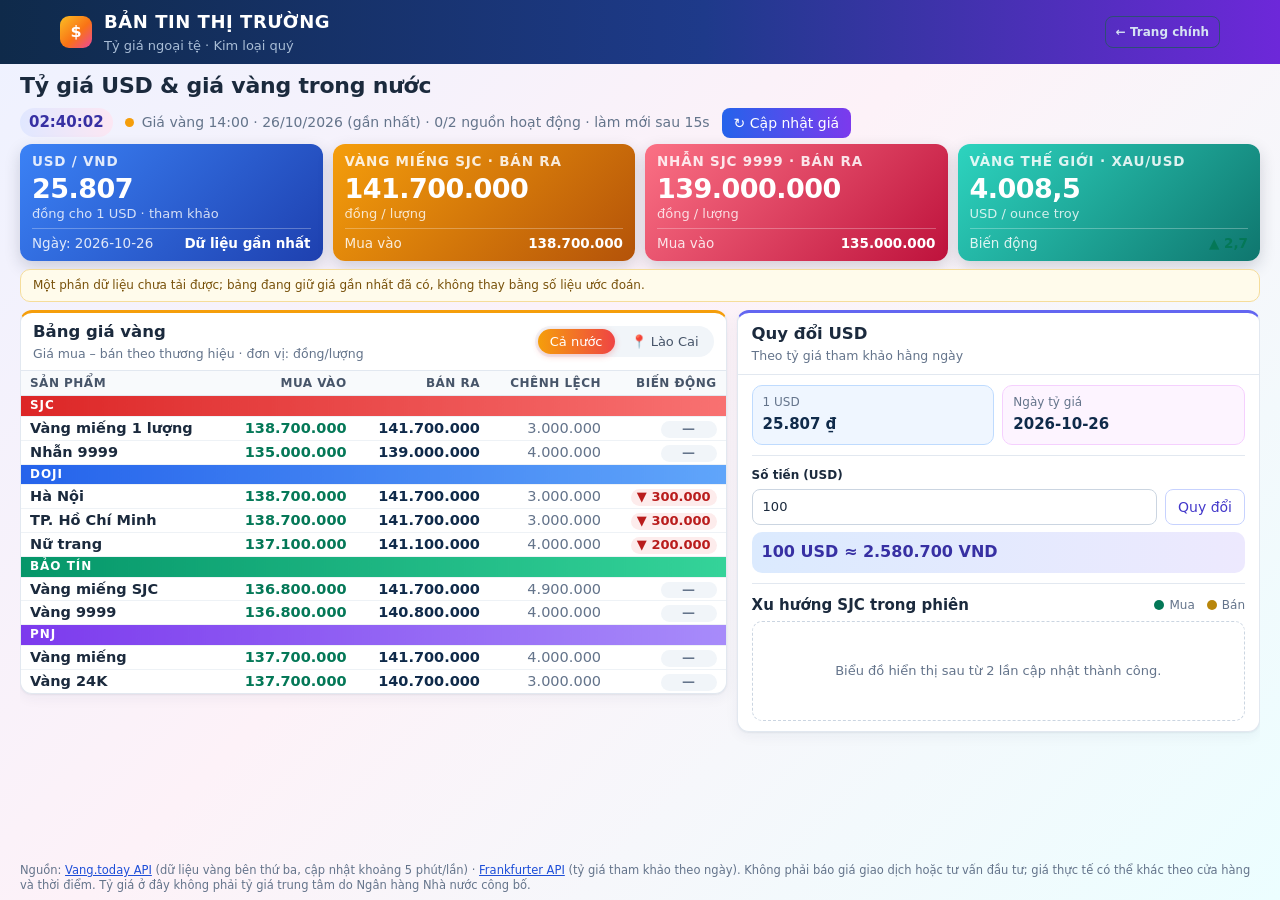
<file: bang-ty-gia-usd-gia-vang.html>
<!doctype html>
<html lang="vi">
<head>
<meta charset="utf-8">
<meta name="viewport" content="width=device-width,initial-scale=1">
<meta name="theme-color" content="#0f2a4a">
<title>Bảng tỷ giá USD & giá vàng trong nước</title>
<style>
:root{
  --navy:#0f2a4a;--navy-2:#16375f;--ink:#1b2a3d;--muted:#64748b;--line:#e2e8f0;--bg:#f3f5f9;--card:#fff;
  --blue:#1d4ed8;--gold:#a16207;--gold-bg:#fef9e7;--up:#047857;--up-bg:#e7f7f0;--down:#b91c1c;--down-bg:#fdecec;
  --radius:12px;--shadow:0 1px 2px rgba(15,42,74,.06),0 4px 14px rgba(15,42,74,.05)
}
*{box-sizing:border-box}
html{-webkit-text-size-adjust:100%}
body{margin:0;background:var(--bg);color:var(--ink);font:15px/1.55 "Be Vietnam Pro",Inter,"Segoe UI",system-ui,-apple-system,Roboto,sans-serif}
.num{font-variant-numeric:tabular-nums}
a{color:var(--blue)}

/* Header */
.header{background:var(--navy);color:#fff}
.header-in{max-width:1200px;margin:auto;padding:14px 24px;display:flex;align-items:center;justify-content:space-between;gap:16px}
.brand{display:flex;align-items:center;gap:12px}
.logo{width:40px;height:40px;border-radius:10px;background:#d4a437;color:#3b2a05;display:grid;place-items:center;font-weight:800;font-size:20px}
.brand b{display:block;font-size:15px;letter-spacing:.03em}
.brand small{display:block;color:#a9bdd6;font-size:12px}
.back{color:#d5e2f3;text-decoration:none;font-size:13px;font-weight:600;padding:8px 12px;border:1px solid #2f4d75;border-radius:8px}
.back:hover{background:var(--navy-2);color:#fff}

.wrap{max-width:1200px;margin:auto;padding:24px 24px 48px}
.title-row{display:flex;align-items:flex-end;justify-content:space-between;gap:16px;flex-wrap:wrap;margin-bottom:18px}
h1{margin:0;font-size:26px;line-height:1.25;letter-spacing:-.01em}
.title-row p{margin:4px 0 0;color:var(--muted);font-size:14px}
.actions{display:flex;align-items:center;gap:12px;flex-wrap:wrap}
.status{display:flex;align-items:center;gap:8px;font-size:13px;color:var(--muted)}
.dot{width:9px;height:9px;border-radius:50%;background:#94a3b8;flex:none}
.dot.ok{background:#10b981}.dot.warn{background:#f59e0b}
.btn{font:600 13px inherit;font-family:inherit;color:#fff;background:var(--navy);border:0;border-radius:8px;padding:10px 16px;cursor:pointer}
.btn:hover{background:var(--navy-2)}
.btn:disabled{opacity:.6;cursor:wait}
.btn.ghost{background:#fff;color:var(--navy);border:1px solid #cbd5e1}
.btn.ghost:hover{background:#f1f5f9}

/* KPI */
.kpis{display:grid;grid-template-columns:repeat(4,minmax(0,1fr));gap:16px}
.kpi{background:var(--card);border:1px solid var(--line);border-radius:var(--radius);box-shadow:var(--shadow);padding:18px 20px;border-top:4px solid var(--c,#64748b)}
.kpi.usd{--c:#1d4ed8}.kpi.gold{--c:#d4a437}.kpi.world{--c:#0f766e}
.kpi h2{margin:0;font-size:12px;font-weight:700;color:var(--muted);text-transform:uppercase;letter-spacing:.06em}
.kpi .val{margin:10px 0 2px;font-size:30px;font-weight:800;letter-spacing:-.02em;line-height:1.1;color:var(--navy)}
.kpi .unit{font-size:12.5px;color:var(--muted)}
.kpi .meta{margin-top:12px;padding-top:10px;border-top:1px solid var(--line);display:flex;justify-content:space-between;gap:8px;font-size:12.5px;color:var(--muted)}
.kpi .meta strong{color:var(--ink);font-weight:600}

/* Layout */
.layout{display:grid;grid-template-columns:minmax(0,1.7fr) minmax(300px,1fr);gap:16px;margin-top:16px;align-items:start}
.panel{background:var(--card);border:1px solid var(--line);border-radius:var(--radius);box-shadow:var(--shadow);overflow:hidden}
.panel-h{padding:16px 20px;border-bottom:1px solid var(--line)}
.panel-h h2{margin:0;font-size:17px}
.panel-h p{margin:2px 0 0;font-size:13px;color:var(--muted)}
.panel-b{padding:18px 20px}

/* Table */
.tw{overflow-x:auto}
table{width:100%;border-collapse:collapse;min-width:560px}
thead th{position:sticky;top:0;background:#f8fafc;color:#475569;font-size:12px;font-weight:700;text-transform:uppercase;letter-spacing:.04em;padding:11px 16px;text-align:right;border-bottom:1px solid var(--line);white-space:nowrap}
thead th:first-child{text-align:left}
tbody td{padding:13px 16px;text-align:right;border-bottom:1px solid #eef2f6;font-size:14.5px;white-space:nowrap}
tbody td:first-child{text-align:left;white-space:normal}
tbody tr.grp td{background:#f1f5f9;color:var(--navy);font-weight:800;font-size:12.5px;letter-spacing:.06em;text-transform:uppercase;padding:9px 16px}
tbody tr:not(.grp):hover td{background:#fafcff}
tbody tr:last-child td{border-bottom:0}
.prod{font-weight:600}
.buy{color:var(--up);font-weight:700}
.sell{color:var(--navy);font-weight:700}
.spread{color:var(--muted)}
.chg{display:inline-block;min-width:78px;text-align:center;padding:3px 9px;border-radius:999px;font-size:12.5px;font-weight:700;background:#f1f5f9;color:var(--muted)}
.chg.up{background:var(--up-bg);color:var(--up)}
.chg.down{background:var(--down-bg);color:var(--down)}
.empty{text-align:center!important;color:var(--muted);padding:28px 16px!important}

/* Side */
.fx{display:grid;grid-template-columns:1fr 1fr;gap:12px}
.fx div{background:#f8fafc;border:1px solid var(--line);border-radius:10px;padding:12px 14px}
.fx span{display:block;font-size:12px;color:var(--muted)}
.fx b{display:block;margin-top:2px;font-size:18px;color:var(--navy)}
.sep{height:1px;background:var(--line);margin:20px 0}
label{display:block;font-size:13px;font-weight:700;margin-bottom:8px}
.row{display:flex;gap:8px}
input[type=number]{flex:1;min-width:0;font:inherit;padding:10px 12px;border:1px solid #cbd5e1;border-radius:8px;color:var(--ink);background:#fff}
input[type=number]:focus{outline:2px solid #93b4f5;border-color:#1d4ed8}
.result{margin-top:10px;padding:12px 14px;border-radius:10px;background:#eef4ff;color:#1e3a8a;font-weight:700;font-size:15px}
.chart-h{display:flex;justify-content:space-between;align-items:center;margin-bottom:8px}
.chart-h h3{margin:0;font-size:14px}
.legend{display:flex;gap:12px;font-size:12px;color:var(--muted)}
.legend i{display:inline-block;width:10px;height:10px;border-radius:50%;margin-right:5px;vertical-align:-1px}
.chart{height:150px}
.chart svg{width:100%;height:100%;display:block}
.chart-empty{height:100%;display:grid;place-items:center;text-align:center;padding:14px;border:1px dashed #cbd5e1;border-radius:10px;color:var(--muted);font-size:13px}

.notice{display:none;margin-top:16px;padding:12px 16px;border-radius:10px;background:#fffbeb;border:1px solid #f5dd9b;color:#78510a;font-size:13.5px}
.notice.show{display:block}
.foot{margin-top:18px;font-size:12.5px;color:var(--muted);line-height:1.7}

.clock{font-weight:700;color:var(--navy);font-size:13px;padding:4px 10px;border:1px solid var(--line);border-radius:999px;background:#fff}
.dot.ok{animation:pulse 2s ease-out infinite}
@keyframes pulse{0%{box-shadow:0 0 0 0 rgba(16,185,129,.55)}70%{box-shadow:0 0 0 8px rgba(16,185,129,0)}100%{box-shadow:0 0 0 0 rgba(16,185,129,0)}}
.fu{animation:fup 2.4s ease-out}.fd{animation:fdn 2.4s ease-out}
@keyframes fup{0%,35%{background:#bff0d8}100%{background:transparent}}
@keyframes fdn{0%,35%{background:#fbcaca}100%{background:transparent}}
.val.fu,.val.fd{border-radius:8px}
@media(prefers-reduced-motion:reduce){.dot.ok,.fu,.fd{animation:none}}
/* ===== Thu gọn vừa khung hình + màu sắc sinh động ===== */
html,body{height:100%}
body{display:flex;flex-direction:column;height:100vh;overflow:hidden;background:linear-gradient(135deg,#eef2ff 0,#fdf2f8 45%,#ecfeff 100%)}
.header{background:linear-gradient(90deg,#0f2a4a,#1e3a8a 55%,#6d28d9)}
.header-in{padding:8px 20px}
.logo{width:32px;height:32px;font-size:16px;border-radius:9px;background:linear-gradient(135deg,#fbbf24,#f97316 55%,#ec4899);color:#fff}
.brand b{font-size:13px}.brand small{font-size:11px}.back{padding:6px 10px;font-size:12px}
.wrap{flex:1;min-height:0;display:flex;flex-direction:column;width:100%;max-width:1280px;padding:12px 20px 10px}
.title-row{margin-bottom:10px;gap:8px}
h1{font-size:20px}.title-row p{font-size:12px;margin:0}
.clock{font-size:12px;padding:3px 9px;background:linear-gradient(90deg,#e0e7ff,#fce7f3);border:0;color:#3730a3}
.status{font-size:12px}
.btn{padding:7px 12px;font-size:12px;background:linear-gradient(90deg,#2563eb,#7c3aed)}
.btn:hover{filter:brightness(1.1);background:linear-gradient(90deg,#2563eb,#7c3aed)}
.btn.ghost{background:#fff;color:#4338ca;border:1px solid #c7d2fe}
.kpis{gap:10px}
.kpi{padding:10px 14px;border:0;color:#fff;box-shadow:0 6px 16px rgba(30,41,59,.18)}
.kpi:nth-child(1){background:linear-gradient(135deg,#3b82f6,#1e40af)}
.kpi:nth-child(2){background:linear-gradient(135deg,#f59e0b,#b45309)}
.kpi:nth-child(3){background:linear-gradient(135deg,#fb7185,#be123c)}
.kpi:nth-child(4){background:linear-gradient(135deg,#2dd4bf,#0f766e)}
.kpi h2{font-size:11px;color:rgba(255,255,255,.85)}
.kpi .val{margin:5px 0 0;font-size:24px;color:#fff;padding:0 4px;margin-left:-4px;width:fit-content}
.kpi .unit{font-size:11px;color:rgba(255,255,255,.8)}
.kpi .meta{margin-top:7px;padding-top:6px;font-size:11.5px;border-top:1px solid rgba(255,255,255,.28);color:rgba(255,255,255,.85)}
.kpi .meta strong{color:#fff}
.val.fu{animation:kfu 2.4s ease-out}.val.fd{animation:kfd 2.4s ease-out}
@keyframes kfu{0%,35%{background:rgba(0,0,0,.3);box-shadow:0 0 0 2px #4ade80}100%{background:transparent;box-shadow:0 0 0 2px transparent}}
@keyframes kfd{0%,35%{background:rgba(0,0,0,.3);box-shadow:0 0 0 2px #f87171}100%{background:transparent;box-shadow:0 0 0 2px transparent}}
.layout{flex:1;min-height:0;margin-top:10px;gap:10px;grid-template-columns:minmax(0,1.7fr) minmax(280px,1fr)}
.panel{display:flex;flex-direction:column;min-height:0;border-top:3px solid #f59e0b}
.panel.side{border-top-color:#6366f1}
.panel-h{padding:8px 14px}.panel-h h2{font-size:14px}.panel-h p{font-size:11.5px;margin:0}
.tw{flex:1;min-height:0;overflow:auto}
thead th{padding:6px 12px;font-size:11px}
tbody td{padding:5px 12px;font-size:13px}
tbody tr.grp td{padding:3px 12px;font-size:11.5px;color:#fff;letter-spacing:.08em}
tr.grp[data-b="SJC"] td{background:linear-gradient(90deg,#dc2626,#f87171)}
tr.grp[data-b="DOJI"] td{background:linear-gradient(90deg,#2563eb,#60a5fa)}
tr.grp[data-b="Bảo Tín"] td{background:linear-gradient(90deg,#059669,#34d399)}
tr.grp[data-b="PNJ"] td{background:linear-gradient(90deg,#7c3aed,#a78bfa)}
.chg{min-width:68px;padding:2px 8px;font-size:12px}
.panel-b{padding:10px 14px;flex:1;min-height:0;overflow:auto}
.fx{gap:8px}.fx div{padding:7px 10px}.fx div:first-child{background:#eff6ff;border-color:#bfdbfe}.fx div:last-child{background:#fdf4ff;border-color:#f5d0fe}
.fx b{font-size:15px}
.sep{margin:10px 0}
label{margin-bottom:5px;font-size:12px}
input[type=number]{padding:7px 10px;font-size:13px}
.result{margin-top:7px;padding:8px 10px;font-size:14px;background:linear-gradient(90deg,#dbeafe,#ede9fe);color:#3730a3}
.chart-h{margin-bottom:4px}.chart-h h3{font-size:13px}
.chart{height:100px}
.notice{margin-top:8px;padding:6px 12px;font-size:12px}
.foot{margin:8px 0 0;font-size:10.5px;line-height:1.45;flex:none;position:relative;background:transparent}
.kpis,.title-row,.notice{flex:none}
.layout{grid-template-rows:minmax(0,1fr);overflow:hidden;padding-bottom:2px}
.layout>.panel{min-height:0;max-height:100%}
@media(max-height:900px) and (min-width:901px){
  .wrap{padding-top:8px;padding-bottom:6px}
  .title-row{margin-bottom:6px}h1{font-size:18px}.title-row p{display:none}
  .kpi{padding:7px 12px}.kpi .val{font-size:20px;margin-top:2px}.kpi .unit{font-size:10.5px}.kpi .meta{margin-top:4px;padding-top:4px;font-size:11px}
  .layout{margin-top:8px}
  .foot{font-size:9.5px;margin-top:5px;line-height:1.35}
}
/* Thu nhỏ bảng giá */
table{min-width:440px}
thead th{padding:4px 9px;font-size:10px}
tbody td{padding:3px 9px;font-size:12px;line-height:1.35}
tbody tr.grp td{padding:2px 9px;font-size:10px}
.chg{min-width:56px;padding:1px 6px;font-size:11px}
.panel-h.tabs{padding:6px 12px}.panel-h h2{font-size:13px}.panel-h p{font-size:10.5px}
.tab{padding:3px 10px;font-size:11px}
.lcform{padding:8px 12px}.lcrow input{padding:5px 8px;font-size:12px}.lcnote{font-size:10px}
.layout{grid-template-columns:minmax(0,1.35fr) minmax(280px,1fr)}
[hidden]{display:none!important}
.panel-h.tabs{display:flex;align-items:center;justify-content:space-between;gap:10px;flex-wrap:wrap}
.tabbar{display:flex;gap:4px;background:#f1f5f9;padding:3px;border-radius:999px}
.tab{font:700 12px inherit;font-family:inherit;border:0;background:transparent;color:#475569;padding:5px 12px;border-radius:999px;cursor:pointer}
.tab.on{background:linear-gradient(90deg,#f59e0b,#ef4444);color:#fff;box-shadow:0 2px 6px rgba(239,68,68,.3)}
tr.grp[data-b="LC"] td{background:linear-gradient(90deg,#db2777,#f472b6)}
.lcform{padding:10px 14px;border-top:1px solid var(--line);background:#fffbeb}
.lcform b{font-size:12.5px;color:#92400e}
.lcrow{display:flex;gap:6px;margin-top:6px;flex-wrap:wrap}
.lcrow input{flex:1;min-width:110px;font:inherit;font-size:13px;padding:7px 10px;border:1px solid #cbd5e1;border-radius:8px}
.lcrow input:focus{outline:2px solid #fbbf24;border-color:#f59e0b}
.lcnote{margin:8px 0 0;font-size:11px;line-height:1.45;color:#78510a}
@media(max-width:900px),(max-height:600px){
  body{height:auto;overflow:auto}.wrap{display:block;padding:12px}.layout{display:grid;grid-template-columns:1fr}
  .panel{min-height:auto}.tw{overflow-x:auto}.kpis{grid-template-columns:repeat(2,minmax(0,1fr))}
  .kpi .val{font-size:20px}
}
@media(max-width:1000px){.kpis{grid-template-columns:repeat(2,minmax(0,1fr))}.layout{grid-template-columns:1fr}}
@media(max-width:560px){
  .header-in,.wrap{padding-left:14px;padding-right:14px}
  h1{font-size:22px}.kpis{gap:10px}.kpi{padding:14px}.kpi .val{font-size:22px}
  .kpi .meta{flex-direction:column;gap:2px}.back{display:none}
  .panel-b,.panel-h{padding-left:14px;padding-right:14px}
}
.embed .back{display:none}
/* Chữ lớn, dễ đọc (popup tthc) */
@media(min-width:901px){
 .brand b{font-size:18px}.brand small{font-size:13px}
 h1{font-size:22px}
 .clock{font-size:15px}.status{font-size:14px}.btn{font-size:14px}
 .kpi h2{font-size:13.5px}.kpi .val{font-size:27px;margin-top:3px}.kpi .unit{font-size:13px}.kpi .meta{font-size:13.5px}
 thead th{font-size:12px;padding:3px 9px}
 tbody td{font-size:14.5px;padding:2px 9px;line-height:1.3}
 tbody tr.grp td{font-size:12px;padding:2px 9px}
 .chg{font-size:13px;padding:0 6px}
 .panel-h h2{font-size:16.5px}.panel-h p{font-size:12.5px}
 .tab{font-size:13px}
 .lcrow input{font-size:14.5px}.lcnote{font-size:12px}.lcform b{font-size:14px}
 .result{font-size:16px}.chart-h h3{font-size:15px}
 .foot{font-size:11.5px}
}
/* Điện thoại: bảng vừa khung, không bị cắt cột */
@media(max-width:560px){
  html body table{min-width:0!important;width:100%;table-layout:auto}
  html body thead th{padding:9px 5px!important;font-size:10px!important;letter-spacing:0!important;white-space:normal}
  html body tbody td{padding:9px 5px!important;font-size:12.5px!important}
  html body tbody tr.grp td{padding:7px 6px!important}
  html body thead th:nth-child(4),html body tbody tr:not(.grp) td:nth-child(4){display:none}
  html body .chg{min-width:0!important;padding:2px 6px!important;font-size:11px!important}
  html body .prod{font-size:12.5px}
}
</style>
<script>if(self!==top)document.documentElement.classList.add("embed")</script>
</head>
<body>
<header class="header"><div class="header-in">
  <div class="brand"><div class="logo">$</div><div><b>BẢN TIN THỊ TRƯỜNG</b><small>Tỷ giá ngoại tệ · Kim loại quý</small></div></div>
  <a class="back" href="./">← Trang chính</a>
</div></header>

<main class="wrap">
  <div class="title-row">
    <div><h1>Tỷ giá USD &amp; giá vàng trong nước</h1><p>Giá tham khảo theo nguồn công bố, kèm thời điểm dữ liệu mới nhất.</p></div>
    <div class="actions">
      <div class="clock num" id="clock" title="Giờ hiện tại">--:--:--</div>
      <div class="status"><span class="dot" id="dot"></span><span id="updated">Đang kết nối nguồn dữ liệu…</span></div>
      <button class="btn" id="reload">↻ Cập nhật giá</button>
    </div>
  </div>

  <section class="kpis" aria-label="Giá nổi bật">
    <article class="kpi usd"><h2>USD / VND</h2><div class="val num" id="usd">—</div><div class="unit">đồng cho 1 USD · tham khảo</div><div class="meta"><span id="fxdate">Ngày: —</span><strong id="fxstatus">Đang tải</strong></div></article>
    <article class="kpi gold"><h2>Vàng miếng SJC · bán ra</h2><div class="val num" id="sjc">—</div><div class="unit">đồng / lượng</div><div class="meta"><span>Mua vào</span><strong class="num" id="sjcbuy">—</strong></div></article>
    <article class="kpi gold"><h2>Nhẫn SJC 9999 · bán ra</h2><div class="val num" id="ring">—</div><div class="unit">đồng / lượng</div><div class="meta"><span>Mua vào</span><strong class="num" id="ringbuy">—</strong></div></article>
    <article class="kpi world"><h2>Vàng thế giới · XAU/USD</h2><div class="val num" id="xau">—</div><div class="unit">USD / ounce troy</div><div class="meta"><span>Biến động</span><strong class="num" id="xauchg">—</strong></div></article>
  </section>

  <div class="notice" id="message"></div>

  <section class="layout">
    <article class="panel">
      <div class="panel-h tabs"><div><h2>Bảng giá vàng</h2><p id="tabSub">Giá mua – bán theo thương hiệu · đơn vị: đồng/lượng</p></div><div class="tabbar" role="tablist"><button class="tab on" data-t="all" role="tab">Cả nước</button><button class="tab" data-t="lc" role="tab">📍 Lào Cai</button></div></div>
      <div class="tw" id="allBox"><table>
        <thead><tr><th>Sản phẩm</th><th>Mua vào</th><th>Bán ra</th><th>Chênh lệch</th><th>Biến động</th></tr></thead>
        <tbody id="goldRows"><tr><td colspan="5" class="empty">Đang tải dữ liệu…</td></tr></tbody>
      </table></div>
      <div class="tw" id="lcBox" hidden>
        <table>
          <thead><tr><th>Thương hiệu · giá tham chiếu</th><th>Mua vào</th><th>Bán ra</th><th>Chênh lệch</th><th>Biến động</th></tr></thead>
          <tbody id="lcRows"></tbody>
        </table>
        <form class="lcform" id="lcForm">
          <b>Giá cửa hàng tại Lào Cai (nhập tay)</b>
          <div class="lcrow"><input id="lcName" type="text" maxlength="40" placeholder="Tên tiệm vàng"><input id="lcBuy" type="number" min="0" step="any" placeholder="Mua vào (đ/lượng)"><input id="lcSell" type="number" min="0" step="any" placeholder="Bán ra (đ/lượng)"><button class="btn" type="submit">Lưu</button><button class="btn ghost" type="button" id="lcClear">Xoá</button></div>
          <p class="lcnote">Chưa có nguồn công khai nào công bố giá riêng cho Lào Cai nên các dòng trên là giá niêm yết tham chiếu của thương hiệu (khu vực Hà Nội/miền Bắc). Giá tại tiệm ở Lào Cai có thể lệch; hãy nhập giá tiệm bạn theo dõi để hiển thị cùng bảng.</p>
        </form>
      </div>
    </article>

    <aside class="panel side">
      <div class="panel-h"><h2>Quy đổi USD</h2><p>Theo tỷ giá tham khảo hằng ngày</p></div>
      <div class="panel-b">
        <div class="fx"><div><span>1 USD</span><b class="num" id="usdBox">—</b></div><div><span>Ngày tỷ giá</span><b class="num" id="fxDay">—</b></div></div>
        <div class="sep"></div>
        <label for="amount">Số tiền (USD)</label>
        <div class="row"><input id="amount" type="number" min="0" step="any" value="100" inputmode="decimal"><button class="btn ghost" id="convert">Quy đổi</button></div>
        <div class="result num" id="converted">Nhập số USD để xem giá trị tham khảo.</div>
        <div class="sep"></div>
        <div class="chart-h"><h3>Xu hướng SJC trong phiên</h3><div class="legend"><span><i style="background:#047857"></i>Mua</span><span><i style="background:#b8860b"></i>Bán</span></div></div>
        <div class="chart" id="chart"><div class="chart-empty">Biểu đồ hiển thị sau từ 2 lần cập nhật thành công.</div></div>
      </div>
    </aside>
  </section>

  <p class="foot">Nguồn: <a href="https://www.vang.today/vi/api" target="_blank" rel="noopener">Vang.today API</a> (dữ liệu vàng bên thứ ba, cập nhật khoảng 5 phút/lần) · <a href="https://api.frankfurter.dev/" target="_blank" rel="noopener">Frankfurter API</a> (tỷ giá tham khảo theo ngày). Không phải báo giá giao dịch hoặc tư vấn đầu tư; giá thực tế có thể khác theo cửa hàng và thời điểm. Tỷ giá ở đây không phải tỷ giá trung tâm do Ngân hàng Nhà nước công bố.</p>
</main>

<script>
(()=>{
const nf=new Intl.NumberFormat('vi-VN',{maximumFractionDigits:0}),nf2=new Intl.NumberFormat('vi-VN',{maximumFractionDigits:2});
const $=s=>document.querySelector(s),vnd=n=>Number.isFinite(+n)&&n!=null?nf.format(+n):'—';
let rate=null,history=[];

const fallbackGold={time:'14:00',date:'2026-10-26',prices:{SJL1L10:{buy:138700000,sell:141700000,change_buy:0,change_sell:0},SJ9999:{buy:135000000,sell:139000000,change_buy:0,change_sell:0},DOHNL:{buy:138700000,sell:141700000,change_buy:-300000,change_sell:-300000},DOHCML:{buy:138700000,sell:141700000,change_buy:-300000,change_sell:-300000},DOJINHTV:{buy:137100000,sell:141100000,change_buy:-200000,change_sell:-200000},BTSJC:{buy:136800000,sell:141700000,change_buy:0,change_sell:0},BT9999NTT:{buy:136800000,sell:140800000,change_buy:0,change_sell:0},PQHNVM:{buy:137700000,sell:141700000,change_buy:0,change_sell:0},PQHN24NTT:{buy:137700000,sell:140700000,change_buy:0,change_sell:0},XAUUSD:{buy:4008.5,sell:0,change_buy:2.7,change_sell:0}}};

const groups=[
 {name:'SJC',items:[['SJL1L10','Vàng miếng 1 lượng'],['SJ9999','Nhẫn 9999']]},
 {name:'DOJI',items:[['DOHNL','Hà Nội'],['DOHCML','TP. Hồ Chí Minh'],['DOJINHTV','Nữ trang']]},
 {name:'Bảo Tín',items:[['BTSJC','Vàng miếng SJC'],['BT9999NTT','Vàng 9999']]},
 {name:'PNJ',items:[['PQHNVM','Vàng miếng'],['PQHN24NTT','Vàng 24K']]}
];

function parseRows(p){const a=p?.data||p?.prices||p;if(Array.isArray(a))return a;if(a&&typeof a==='object')return Object.entries(a).filter(([,x])=>x&&typeof x==='object').map(([c,x])=>({type_code:c,...x}));return[]}
const find=(rows,id)=>rows.find(x=>String(x.type_code||x.code||x.type||'').toUpperCase()===id)||null;

function chip(x){const c=+x.change_sell||+x.change_buy||0;if(!c)return'<span class="chg">—</span>';return`<span class="chg num ${c>0?'up':'down'}">${c>0?'▲':'▼'} ${vnd(Math.abs(c))}</span>`}

const lcIds=[['SJL1L10','SJC · vàng miếng'],['DOHNL','DOJI · Hà Nội'],['PQHNVM','PNJ · Hà Nội'],['BTSJC','Bảo Tín · SJC']];
let lcShop=null,lastRows=[];
try{lcShop=JSON.parse(localStorage.getItem('lcShop')||'null')}catch(e){}
const esc=s=>String(s).replace(/[&<>"']/g,c=>({'&':'&amp;','<':'&lt;','>':'&gt;','"':'&quot;',"'":'&#39;'}[c]));
function drawLC(rows){
  let html=lcIds.map(([id,label])=>{const x=find(rows,id);if(!x)return'';return`<tr><td class="prod">${label}</td><td class="num buy${fl('lc'+id+'b',x.buy)}">${vnd(x.buy)}</td><td class="num sell${fl('lc'+id+'s',x.sell)}">${vnd(x.sell)}</td><td class="num spread">${vnd(x.sell-x.buy)}</td><td>${chip(x)}</td></tr>`}).join('');
  if(lcShop)html+=`<tr class="grp" data-b="LC"><td colspan="5">Cửa hàng tại Lào Cai</td></tr><tr><td class="prod">${esc(lcShop.name||'Tiệm vàng Lào Cai')}</td><td class="num buy">${vnd(lcShop.buy)}</td><td class="num sell">${vnd(lcShop.sell)}</td><td class="num spread">${vnd(lcShop.sell-lcShop.buy)}</td><td><span class="chg">Nhập tay</span></td></tr>`;
  $('#lcRows').innerHTML=html||'<tr><td colspan="5" class="empty">Chưa có dữ liệu.</td></tr>';
}
const prev={};
function fl(k,v){const o=prev[k];prev[k]=v;return o!=null&&v!=null&&o!==v?(v>o?' fu':' fd'):''}
function setVal(sel,num,text){const el=$(sel),o=prev[sel];prev[sel]=num;el.textContent=text;if(o!=null&&num!=null&&o!==num){el.classList.remove('fu','fd');void el.offsetWidth;el.classList.add(num>o?'fu':'fd')}}
function drawGold(rows){
  lastRows=rows;drawLC(rows);
  let html='',n=0;
  groups.forEach(g=>{
    const r=g.items.map(([id,label])=>({id,label,...(find(rows,id)||{})})).filter(x=>x.buy!=null||x.sell!=null);
    if(!r.length)return;n+=r.length;
    html+=`<tr class="grp" data-b="${g.name}"><td colspan="5">${g.name}</td></tr>`;
    r.forEach(x=>{html+=`<tr><td class="prod">${x.label}</td><td class="num buy${fl(x.id+'b',x.buy)}">${vnd(x.buy)}</td><td class="num sell${fl(x.id+'s',x.sell)}">${vnd(x.sell)}</td><td class="num spread">${x.buy!=null&&x.sell!=null?vnd(x.sell-x.buy):'—'}</td><td>${chip(x)}</td></tr>`});
  });
  $('#goldRows').innerHTML=n?html:'<tr><td colspan="5" class="empty">Nguồn chưa trả dữ liệu bảng giá.</td></tr>';
  const sjc=find(rows,'SJL1L10'),ring=find(rows,'SJ9999'),xau=find(rows,'XAUUSD');
  if(sjc){setVal('#sjc',sjc.sell,vnd(sjc.sell));$('#sjcbuy').textContent=vnd(sjc.buy);addHistory(sjc.buy,sjc.sell)}
  if(ring){setVal('#ring',ring.sell,vnd(ring.sell));$('#ringbuy').textContent=vnd(ring.buy)}
  if(xau){const xv=+xau.sell>0?+xau.sell:+xau.buy;setVal('#xau',xv,nf2.format(xv));const c=+xau.change_sell||+xau.change_buy||0;$('#xauchg').textContent=(c>0?'▲ ':c<0?'▼ ':'')+nf2.format(Math.abs(c));$('#xauchg').style.color=c>0?'var(--up)':c<0?'var(--down)':''}
}

function addHistory(b,s){if(b==null||s==null)return;history.push([Date.now(),+b,+s]);if(history.length>120)history.shift();drawChart()}
function drawChart(){
  if(history.length<2)return;
  const w=400,h=150,px=8,py=14,all=history.flatMap(x=>x.slice(1)),lo=Math.min(...all),hi=Math.max(...all),span=hi-lo||1;
  const pt=(i,k)=>[px+i*(w-2*px)/(history.length-1),h-py-(history[i][k]-lo)*(h-2*py)/span];
  const path=k=>history.map((_,i)=>{const[a,b]=pt(i,k);return(i?'L':'M')+a.toFixed(1)+' '+b.toFixed(1)}).join(' ');
  $('#chart').innerHTML=`<svg viewBox="0 0 ${w} ${h}" preserveAspectRatio="none" role="img" aria-label="Biểu đồ giá mua và bán vàng SJC"><path d="M0 ${py}H${w}M0 ${h/2}H${w}M0 ${h-py}H${w}" stroke="#e2e8f0" stroke-width="1" fill="none"/><path d="${path(1)}" fill="none" stroke="#047857" stroke-width="2.2" vector-effect="non-scaling-stroke"/><path d="${path(2)}" fill="none" stroke="#b8860b" stroke-width="2.2" vector-effect="non-scaling-stroke"/></svg>`;
}

const GOLD_MS=15000,FX_MS=60000;
let base='',next=Date.now()+GOLD_MS,nextFx=Date.now()+FX_MS,busy=false;
function render(){const s=Math.max(0,Math.ceil((next-Date.now())/1000));$('#updated').textContent=base+(document.hidden?' · tạm dừng khi ẩn tab':` · làm mới sau ${s}s`)}
function setStatus(text,state){base=text;$('#dot').className='dot '+(state||'');render()}
function stampOf(g){return g?.time&&g?.date?`${g.time} · ${g.date}`:'14:00 · 26/10/2026 (gần nhất)'}
const clockFmt=new Intl.DateTimeFormat('vi-VN',{hour:'2-digit',minute:'2-digit',second:'2-digit',hour12:false});
async function pollGold(){
  if(busy)return;busy=true;next=Date.now()+GOLD_MS;
  try{const g=await loadGold();setStatus(`Giá vàng ${stampOf(g)} · trực tuyến`,'ok')}
  catch(e){setStatus('Mất kết nối nguồn vàng · đang giữ giá gần nhất','warn')}
  busy=false;
}
setInterval(()=>{
  $('#clock').textContent=clockFmt.format(new Date());
  if(!document.hidden){
    if(Date.now()>=next)pollGold();
    if(Date.now()>=nextFx){nextFx=Date.now()+FX_MS;loadFx().catch(()=>{})}
  }
  render();
},1000);
document.addEventListener('visibilitychange',()=>{if(!document.hidden){next=0;nextFx=0}});
$('#clock').textContent=clockFmt.format(new Date());

async function loadGold(){
  const r=await fetch('https://www.vang.today/api/prices',{cache:'no-store'});if(!r.ok)throw Error('gold');
  const j=await r.json(),rows=parseRows(j);if(!rows.length)throw Error('gold-empty');drawGold(rows);return j;
}
async function loadFx(){
  const r=await fetch('https://api.frankfurter.dev/v2/rates?base=USD&quotes=VND',{cache:'no-store'});if(!r.ok)throw Error('fx');
  const j=await r.json(),x=Array.isArray(j)?j[0]:j;if(!x||!x.rate)throw Error('fx-empty');
  setRate(+x.rate,x.date||'—','Tham khảo');
}
function setRate(v,date,status){rate=v;setVal('#usd',v,vnd(v));$('#usdBox').textContent=vnd(v)+' ₫';$('#fxdate').textContent='Ngày: '+date;$('#fxDay').textContent=date;$('#fxstatus').textContent=status;convert()}
function convert(){const a=Number($('#amount').value);$('#converted').textContent=rate&&Number.isFinite(a)?`${nf2.format(a)} USD ≈ ${nf.format(a*rate)} VND`:'Chưa có tỷ giá để tính.'}

// Dữ liệu hiển thị tạm trong lúc chờ nguồn trực tuyến
drawGold(parseRows(fallbackGold));
setRate(25807,'2026-10-26','Dữ liệu gần nhất');
setStatus('Dữ liệu gần nhất · 14:00 · 26/10/2026','warn');

async function update(){
  const btn=$('#reload'),msg=$('#message');btn.disabled=true;btn.textContent='Đang cập nhật…';msg.classList.remove('show');
  const res=await Promise.allSettled([loadGold(),loadFx()]);
  const ok=res.filter(r=>r.status==='fulfilled').length,g=res[0].status==='fulfilled'?res[0].value:null;
  next=Date.now()+GOLD_MS;nextFx=Date.now()+FX_MS;
  setStatus(`Giá vàng ${stampOf(g)} · ${ok}/2 nguồn hoạt động`,ok===2?'ok':'warn');
  if(ok<2){msg.textContent='Một phần dữ liệu chưa tải được; bảng đang giữ giá gần nhất đã có, không thay bằng số liệu ước đoán.';msg.classList.add('show')}
  btn.disabled=false;btn.textContent='↻ Cập nhật giá';
}
document.querySelectorAll('.tab').forEach(b=>b.addEventListener('click',()=>{
  const lc=b.dataset.t==='lc';
  document.querySelectorAll('.tab').forEach(t=>t.classList.toggle('on',t===b));
  $('#allBox').hidden=lc;$('#lcBox').hidden=!lc;
  $('#tabSub').textContent=lc?'Giá tham chiếu cho khu vực Lào Cai · đơn vị: đồng/lượng':'Giá mua – bán theo thương hiệu · đơn vị: đồng/lượng';
}));
if(lcShop){$('#lcName').value=lcShop.name||'';$('#lcBuy').value=lcShop.buy;$('#lcSell').value=lcShop.sell}
$('#lcForm').addEventListener('submit',e=>{
  e.preventDefault();const buy=+$('#lcBuy').value,sell=+$('#lcSell').value;
  if(!(buy>0&&sell>0))return;
  lcShop={name:$('#lcName').value.trim(),buy,sell};
  try{localStorage.setItem('lcShop',JSON.stringify(lcShop))}catch(x){}
  drawLC(lastRows);
});
$('#lcClear').addEventListener('click',()=>{lcShop=null;try{localStorage.removeItem('lcShop')}catch(x){}['#lcName','#lcBuy','#lcSell'].forEach(s=>$(s).value='');drawLC(lastRows)});
$('#reload').addEventListener('click',update);$('#convert').addEventListener('click',convert);$('#amount').addEventListener('input',convert);
update();
})();
</script>
</body>
</html>
</file>
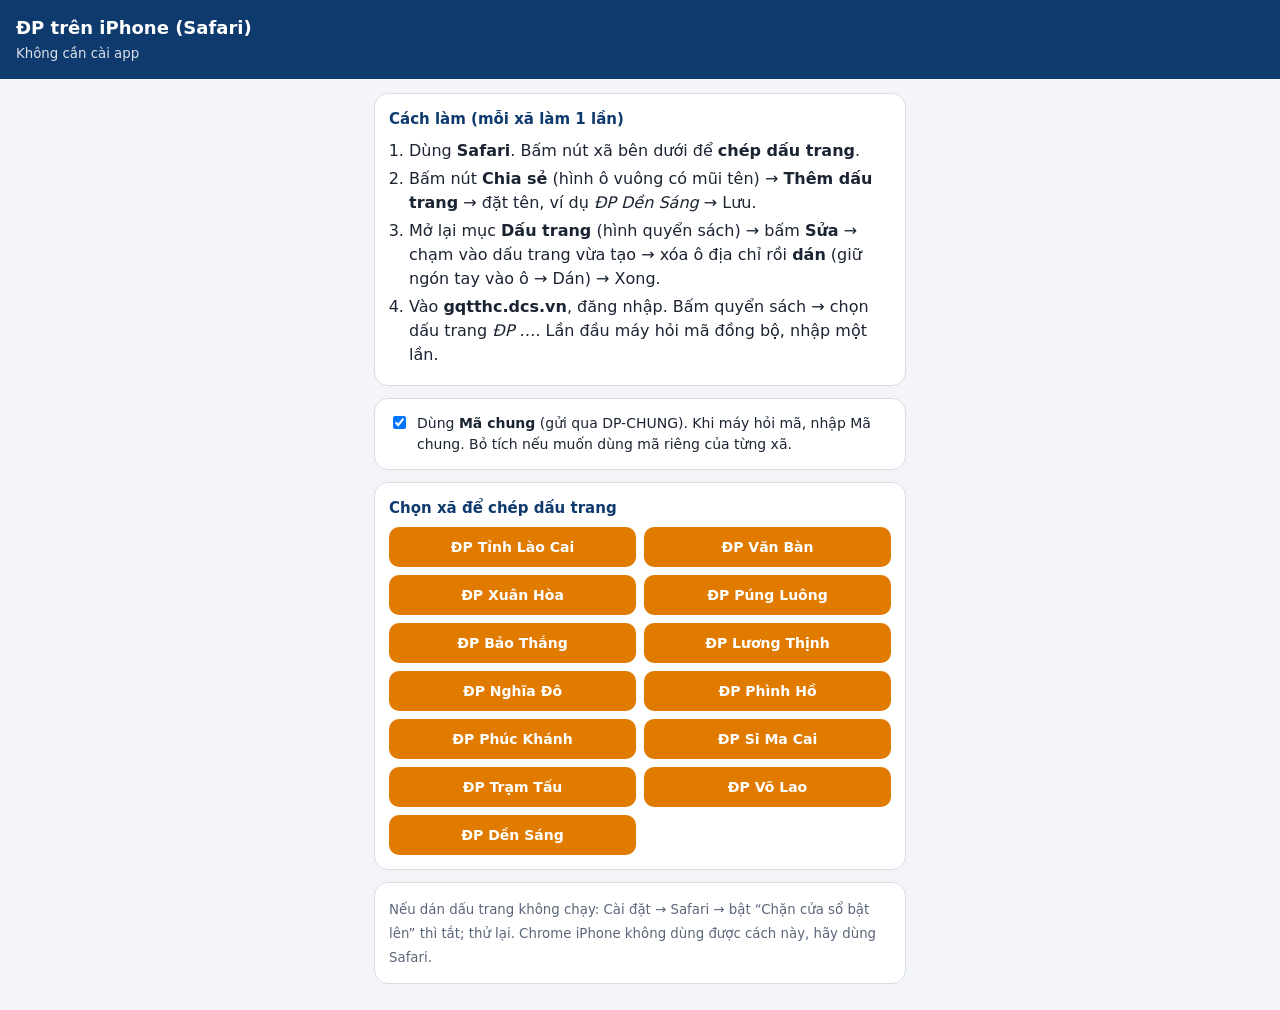
<file: dp/iphone.html>
<!doctype html>
<html lang="vi">
<head>
<meta charset="utf-8">
<meta name="viewport" content="width=device-width,initial-scale=1,viewport-fit=cover">
<title>ĐP trên iPhone (Safari)</title>
<meta name="theme-color" content="#0f3a6e">
<link rel="icon" href="icon-192.png">
<style>
:root{--navy:#0f3a6e;--org:#e07b00;--ok:#0f8a3c;--bg:#f3f5f9;--line:#d7dce5}
*{box-sizing:border-box}
body{margin:0;background:var(--bg);color:#1b2433;font:16px/1.5 system-ui,-apple-system,"Segoe UI",Roboto,sans-serif;padding-bottom:env(safe-area-inset-bottom)}
header{background:var(--navy);color:#fff;padding:calc(14px + env(safe-area-inset-top)) 16px 14px}
header h1{font-size:18px;margin:0}header small{opacity:.85}
main{padding:14px;max-width:560px;margin:0 auto}
.card{background:#fff;border:1px solid var(--line);border-radius:14px;padding:14px;margin-bottom:12px}
h2{font-size:15px;margin:0 0 8px;color:var(--navy)}
ol{margin:0;padding-left:20px}li{margin:4px 0}
label.sw{display:flex;gap:8px;align-items:flex-start;font-size:14px}
.grid{display:grid;grid-template-columns:1fr 1fr;gap:8px}
button{border:0;border-radius:10px;padding:12px 8px;font:700 14px system-ui,sans-serif;background:var(--org);color:#fff;cursor:pointer}
button:active{filter:brightness(.9)}
#msg{position:sticky;bottom:calc(8px + env(safe-area-inset-bottom));background:#0b2b52;color:#fff;border-radius:12px;padding:10px 12px;font-size:14px;margin-top:12px;display:none}
small.n{color:#5a667a}
</style>
</head>
<body>
<header><h1>ĐP trên iPhone (Safari)</h1><small>Không cần cài app</small></header>
<main>
<div class="card"><h2>Cách làm (mỗi xã làm 1 lần)</h2>
<ol>
<li>Dùng <b>Safari</b>. Bấm nút xã bên dưới để <b>chép dấu trang</b>.</li>
<li>Bấm nút <b>Chia sẻ</b> (hình ô vuông có mũi tên) → <b>Thêm dấu trang</b> → đặt tên, ví dụ <i>ĐP Dền Sáng</i> → Lưu.</li>
<li>Mở lại mục <b>Dấu trang</b> (hình quyển sách) → bấm <b>Sửa</b> → chạm vào dấu trang vừa tạo → xóa ô địa chỉ rồi <b>dán</b> (giữ ngón tay vào ô → Dán) → Xong.</li>
<li>Vào <b>gqtthc.dcs.vn</b>, đăng nhập. Bấm quyển sách → chọn dấu trang <i>ĐP …</i>. Lần đầu máy hỏi mã đồng bộ, nhập một lần.</li>
</ol></div>
<div class="card"><label class="sw"><input type="checkbox" id="chung" checked> <span>Dùng <b>Mã chung</b> (gửi qua DP-CHUNG). Khi máy hỏi mã, nhập Mã chung. Bỏ tích nếu muốn dùng mã riêng của từng xã.</span></label></div>
<div class="card"><h2>Chọn xã để chép dấu trang</h2><div class="grid" id="list"></div></div>
<div class="card"><small class="n">Nếu dán dấu trang không chạy: Cài đặt → Safari → bật “Chặn cửa sổ bật lên” thì tắt; thử lại. Chrome iPhone không dùng được cách này, hãy dùng Safari.</small></div>
<div id="msg"></div>
</main>
<script src="iphone-data.js"></script>
<script>
(function(){
  var $=function(i){return document.getElementById(i)};
  function say(t){var m=$('msg');m.textContent=t;m.style.display='block'}
  function build(x){
    var arg=x.arg;
    if(arg&&typeof arg==='object'&&$('chung').checked&&window.DPCHUNG){arg=Object.assign({},arg,{chung:window.DPCHUNG})}
    var js='(()=>{'+x.code+'\n('+x.fn+')('+JSON.stringify(arg)+')})();void 0';
    return 'javascript:'+encodeURIComponent(js);
  }
  function copy(t,ok){
    var done=function(){say(ok)};
    if(navigator.clipboard&&navigator.clipboard.writeText){navigator.clipboard.writeText(t).then(done,fb)}else fb();
    function fb(){var ta=document.createElement('textarea');ta.value=t;ta.style.position='fixed';ta.style.opacity='0';document.body.appendChild(ta);ta.focus();ta.select();ta.setSelectionRange(0,t.length);
      try{document.execCommand('copy')?done():say('Không chép được. Thử lại.')}catch(e){say('Không chép được. Thử lại.')}ta.remove()}
  }
  (window.DPXA||[]).forEach(function(x){
    var b=document.createElement('button');b.textContent=x.label;
    b.onclick=function(){var s=build(x);copy(s,'✅ Đã chép dấu trang "'+x.label+'" ('+Math.round(s.length/1024)+' KB). Giờ bấm Chia sẻ → Thêm dấu trang, rồi sửa địa chỉ và dán.')};
    $('list').appendChild(b);
  });
})();
</script>
</body>
</html>
</file>
<file: dongbo/styles.css>
:root{
  --navy:#12315f; --navy2:#0f3a6e; --ink:#14253d; --mut:#5b6b80;
  --bg:#eef2f7; --card:#fff; --line:#d5dde8;
  --green:#0f8a3c; --red:#b3261e; --amber:#c47a00; --orange:#e8790c;
  --r:14px;
}
@media (prefers-color-scheme:dark){
  :root{--ink:#e6edf6;--mut:#9aa9bd;--bg:#0b1626;--card:#13233b;--line:#25395a}
}
*{box-sizing:border-box}
html{-webkit-text-size-adjust:100%}
body{margin:0;background:var(--bg);color:var(--ink);font:15px/1.5 system-ui,-apple-system,"Segoe UI",Roboto,sans-serif;
  padding-bottom:calc(76px + env(safe-area-inset-bottom))}
.top{position:sticky;top:0;z-index:5;display:flex;align-items:center;gap:12px;background:var(--navy);color:#fff;
  padding:calc(10px + env(safe-area-inset-top)) 16px 10px}
.top img{border-radius:10px;flex:none}
.ttl{flex:1;min-width:0}
.ttl h1{margin:0;font-size:18px;line-height:1.2}
.ttl p{margin:0;font-size:12px;opacity:.8}
main{max-width:720px;margin:0 auto;padding:14px 16px}
.card{background:var(--card);border:1px solid var(--line);border-radius:var(--r);padding:16px;margin:0 0 14px}
.card h2{margin:0 0 8px;font-size:16px;display:flex;align-items:center;gap:8px}
.hint{margin:0 0 12px;color:var(--mut);font-size:13px}
.note{background:#fff7e0;color:#5c4300;border:1px solid #f0d58a;border-radius:10px;padding:10px 12px;margin:0 0 14px;font-size:13px}
.lbl{display:block;margin:12px 0 4px;font-weight:600;font-size:13px}
.mut{color:var(--mut);font-weight:400}
.row{display:flex;gap:8px}
.row input{flex:1;min-width:0}
input[type=text],input[type=password],input[type=url],select{
  width:100%;padding:10px 12px;font:inherit;color:var(--ink);background:var(--card);
  border:1px solid var(--line);border-radius:10px;min-height:44px}
input:focus,select:focus,button:focus-visible,summary:focus-visible,a:focus-visible{outline:3px solid #6aa5ff;outline-offset:1px}
.btn{font:inherit;font-weight:700;border:0;border-radius:10px;padding:10px 14px;min-height:44px;cursor:pointer;
  background:var(--navy2);color:#fff;white-space:nowrap}
.btn.ghost{background:transparent;color:var(--ink);border:1px solid var(--line)}
.btn.light{background:#e6eefb;color:var(--navy)}
.btn.go{background:var(--green);width:100%;font-size:16px;padding:12px}
.btn.stop{background:var(--red);width:100%;font-size:16px;padding:12px}
.btn:disabled{opacity:.5;cursor:not-allowed}
.lnk{background:none;border:0;padding:0;font:inherit;color:#2a6fd6;text-decoration:underline;cursor:pointer}
.right{margin-left:auto;font-size:13px;font-weight:400}
.chip{font-size:12px;font-weight:700;padding:2px 9px;border-radius:99px;background:#e5e9ef;color:#44546a}
.chip.ok{background:#dff3e6;color:#0b6a2e}
.chip.warn{background:#fff0d1;color:#8a5600}
.chip.bad{background:#fde3e1;color:#9c1c14}
details{margin-top:12px}
summary{cursor:pointer;font-weight:600;color:#2a6fd6;min-height:32px}
.steps{padding-left:20px;margin:8px 0 0;font-size:13px}
.steps li{margin:0 0 8px}
code{background:rgba(127,127,127,.18);padding:1px 5px;border-radius:5px;font-size:12px}
.bm{display:inline-block;background:var(--orange);color:#fff;text-decoration:none;font-weight:700;padding:3px 10px;border-radius:8px}
.grid2{display:grid;grid-template-columns:1fr 1fr;gap:10px}
@media (max-width:520px){.grid2{grid-template-columns:1fr}}
.listhead{display:flex;align-items:center;justify-content:space-between;margin:14px 0 6px}
.chk{display:flex;align-items:center;gap:8px;font-weight:700;min-height:32px}
.chk input{width:20px;height:20px;accent-color:var(--green)}
.xalist{list-style:none;margin:0;padding:0;border:1px solid var(--line);border-radius:12px;overflow:hidden}
.xalist li{display:flex;align-items:center;gap:10px;padding:8px 10px;border-bottom:1px solid var(--line)}
.xalist li:last-child{border-bottom:0}
.xalist .nm{flex:1;min-width:0}
.xalist .nm b{display:block;font-weight:600}
.xalist .st{display:block;font-size:12px;color:var(--mut);overflow:hidden;text-overflow:ellipsis;white-space:nowrap}
.xalist .st.ok{color:var(--green)} .xalist .st.bad{color:var(--red)}
.xalist .btn{padding:6px 12px;min-height:36px;background:var(--green);font-size:13px}
.xalist input[type=checkbox]{width:20px;height:20px;accent-color:var(--green);flex:none}
.actions{margin-top:14px;display:grid;gap:8px}
.badge{margin-top:10px;background:var(--green);color:#fff;border-radius:99px;padding:6px 14px;font-weight:700;font-size:13px;text-align:center}
.log{margin:0;max-height:260px;overflow:auto;white-space:pre-wrap;word-break:break-word;font:12px/1.5 ui-monospace,Consolas,monospace;
  background:rgba(127,127,127,.1);border-radius:10px;padding:10px}
footer{text-align:center;color:var(--mut);font-size:12px;padding:8px 0 4px}
.bar{position:fixed;left:0;right:0;bottom:0;z-index:6;background:var(--navy);color:#fff;font-weight:600;
  padding:12px 16px calc(12px + env(safe-area-inset-bottom));white-space:pre-line;box-shadow:0 -4px 18px rgba(0,0,0,.3)}
.bar.ok{background:var(--green)} .bar.bad{background:var(--red)}
.toast{position:fixed;left:50%;transform:translateX(-50%);top:calc(70px + env(safe-area-inset-top));z-index:9;background:#222;color:#fff;
  padding:10px 16px;border-radius:99px;font-size:14px;max-width:90vw;box-shadow:0 6px 20px rgba(0,0,0,.35)}
@media (prefers-reduced-motion:no-preference){.btn,.chip{transition:background .15s,opacity .15s}}

/* ───── Màn hình rộng: chia 3 cột vừa khít màn hình, danh sách và nhật ký tự cuộn bên trong ───── */
@media (min-width:900px) and (min-height:520px){
  html,body{height:100%}
  body{display:grid;grid-template-rows:auto minmax(0,1fr) auto;padding-bottom:0;overflow:hidden}
  .top{position:static}
  main{max-width:none;width:100%;margin:0;padding:12px 16px;min-height:0;
    display:grid;grid-template-columns:minmax(300px,1fr) minmax(360px,1.3fr) minmax(300px,1fr);
    grid-template-rows:auto minmax(0,1fr);gap:12px;
    grid-template-areas:"conn run log" "code run log"}
  main>.card{margin:0;min-height:0;overflow:auto}
  .c-conn{grid-area:conn} .c-code{grid-area:code} .c-run{grid-area:run;display:flex;flex-direction:column;overflow:hidden}
  .c-log{grid-area:log;display:flex;flex-direction:column;overflow:hidden}
  .c-log .log{flex:1;max-height:none;min-height:0}
  .c-run .xalist{flex:1;min-height:0;overflow:auto}
  .c-run .actions{margin-top:12px}
  .c-foot{display:none}
  #iosHint{display:none!important}
  .bar{position:static;box-shadow:none}
}
/* Điện thoại nằm ngang / màn hình thấp: gọn lại */
@media (max-height:520px) and (orientation:landscape){.top{position:static}}
@media (min-width:900px) and (min-height:520px){
  .c-run .xalist{display:grid;grid-template-columns:1fr 1fr;grid-auto-rows:min-content;align-content:start}
  .c-run .xalist li{padding:6px 10px;border-right:1px solid var(--line)}
  .c-run .xalist li:nth-child(2n){border-right:0}
  .c-run .xalist li:last-child{border-bottom:1px solid var(--line)}
  .c-run .xalist .btn{min-height:32px;padding:4px 10px}
}
</file>
